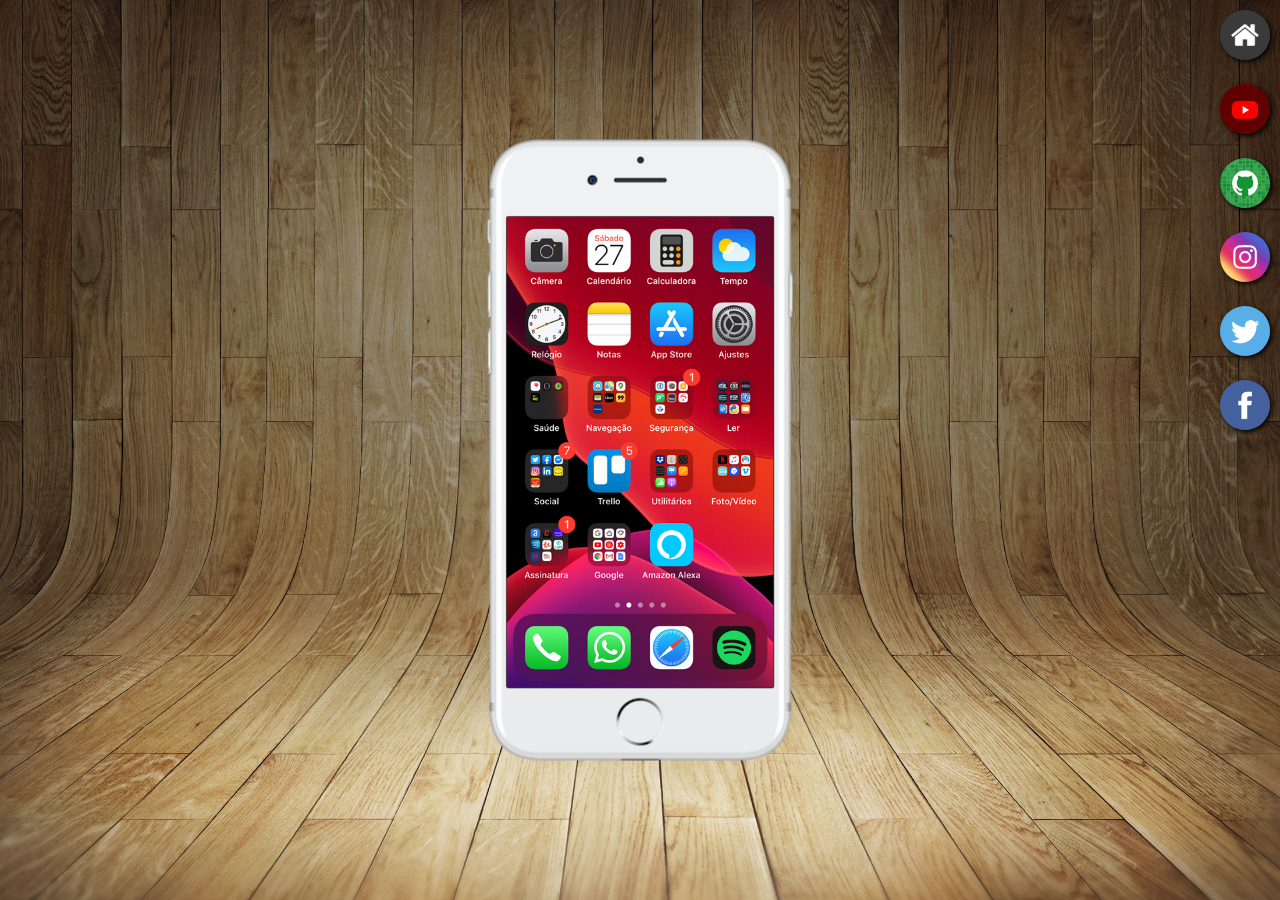
<file: index.html>
<!DOCTYPE html>
<html lang="pt-br">
<head>
        <meta charset="UTF-8">
        <meta name="viewport" content="width=device-width, initial-scale=1.0">
        <title>Projeto Redes Sociais</title>
        <link rel="stylesheet" href="estilos/style.css">
</head>
<body>
        <main>
                <section id="telefone">
                        <iframe src="home.html" name="tela" id="tela" frameborder="0"></iframe>
                </section>
                <section id="redes-sociais">
                        <a href="home.html" target="tela"><img src="imagens/logo-home.jpg" alt=""></a><br>
                        <a href="youtube.html" target="tela"><img src="imagens/logo-youtube.jpg" alt=""></a><br>
                        <a href="github.html" target="tela"><img src="imagens/logo-github.jpg" alt=""></a><br>
                        <a href="instagram.html" target="tela"><img src="imagens/logo-instagram.jpg" alt=""></a><br>
                        <a href="twitter.html" target="tela"><img src="imagens/logo-twitter.jpg" alt=""></a><br>
                        <a href="facebook.html" target="tela"><img src="imagens/logo-facebook.jpg" alt=""></a><br>
                </section>
        </main>
        
</body>
</html>
</file>
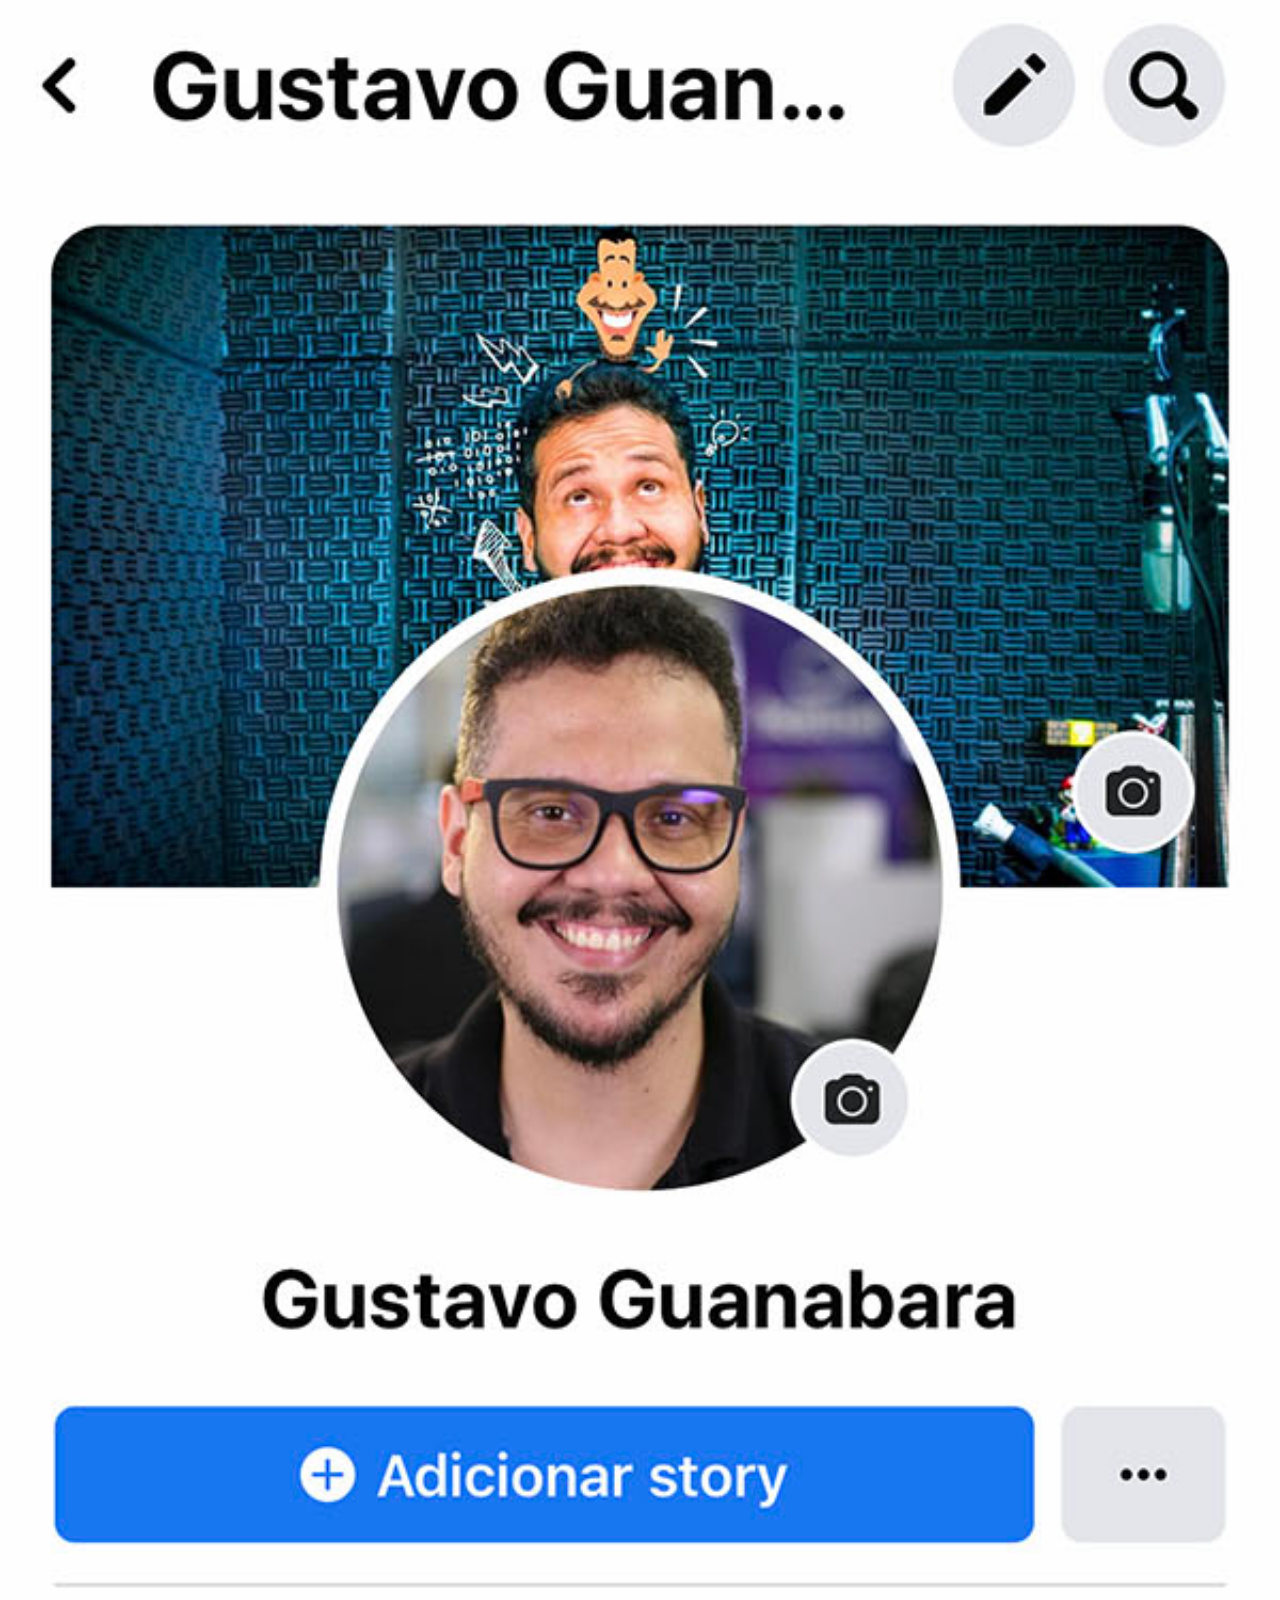
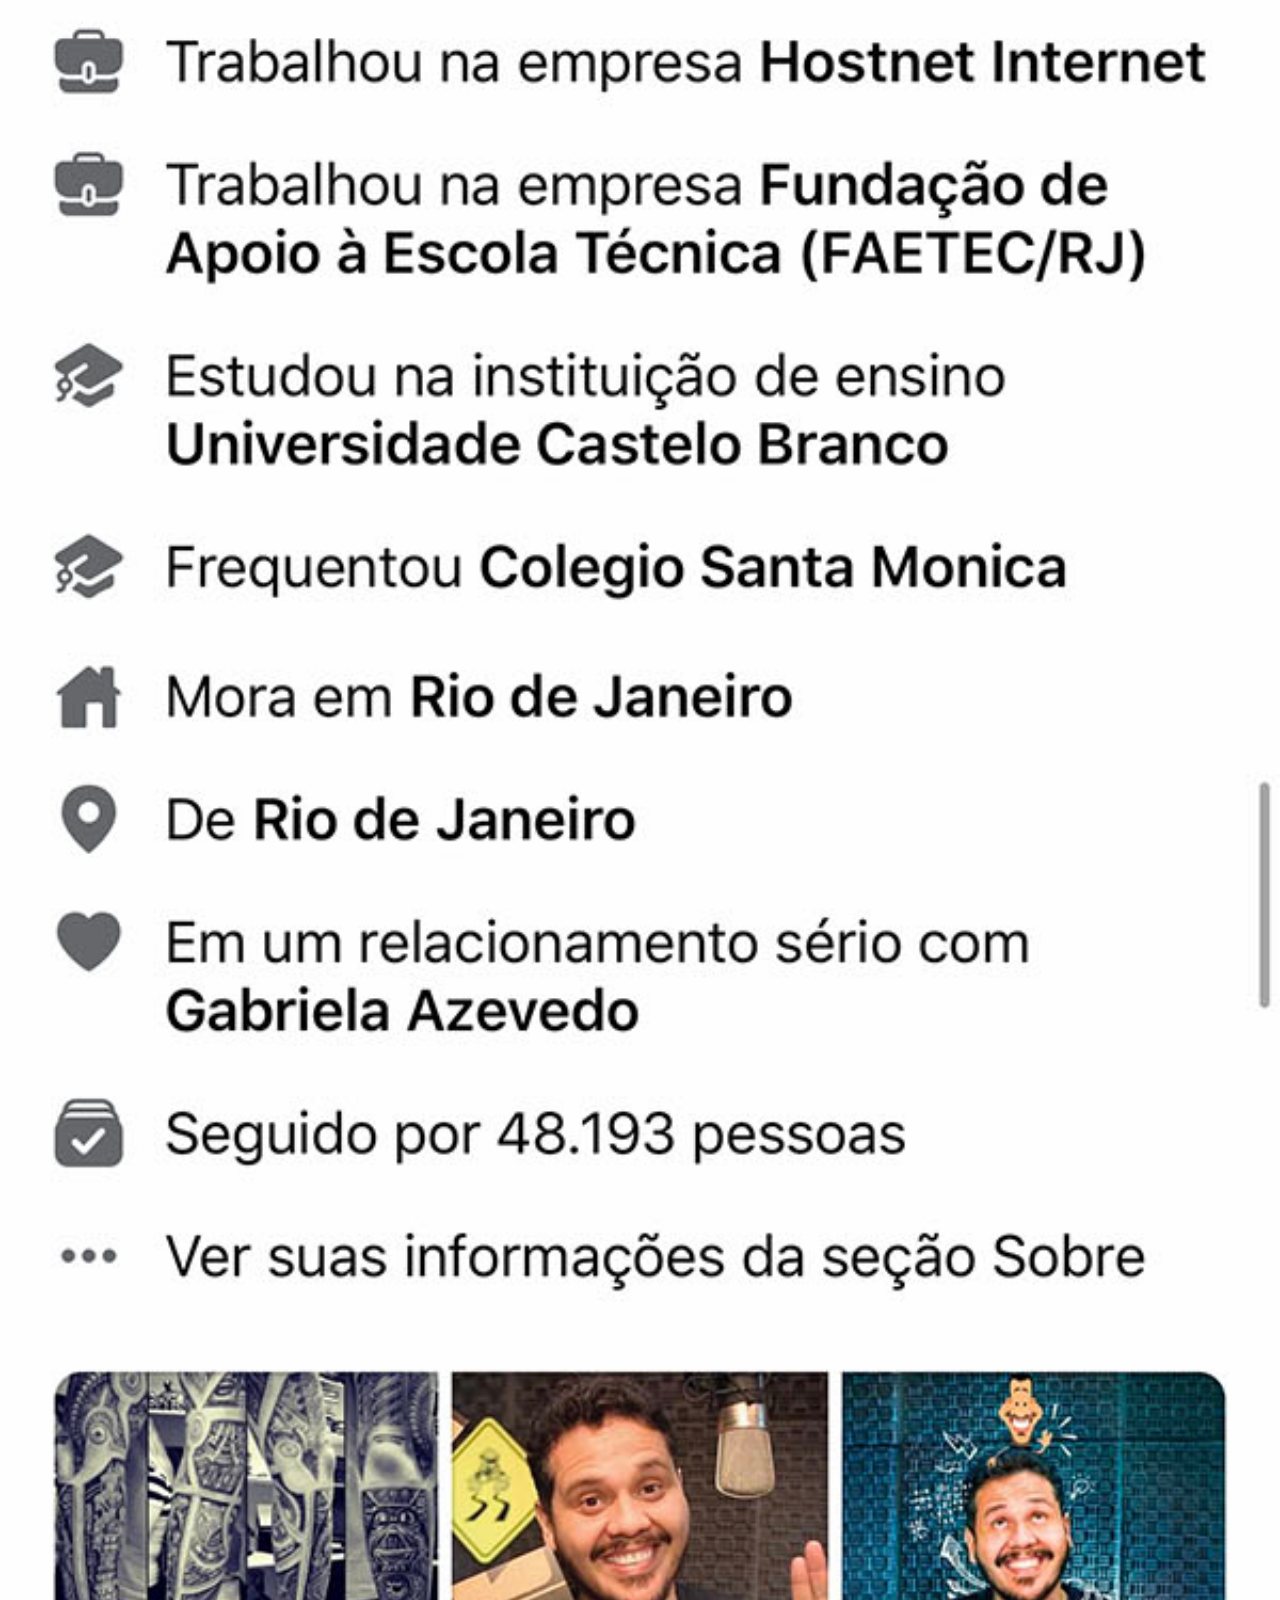
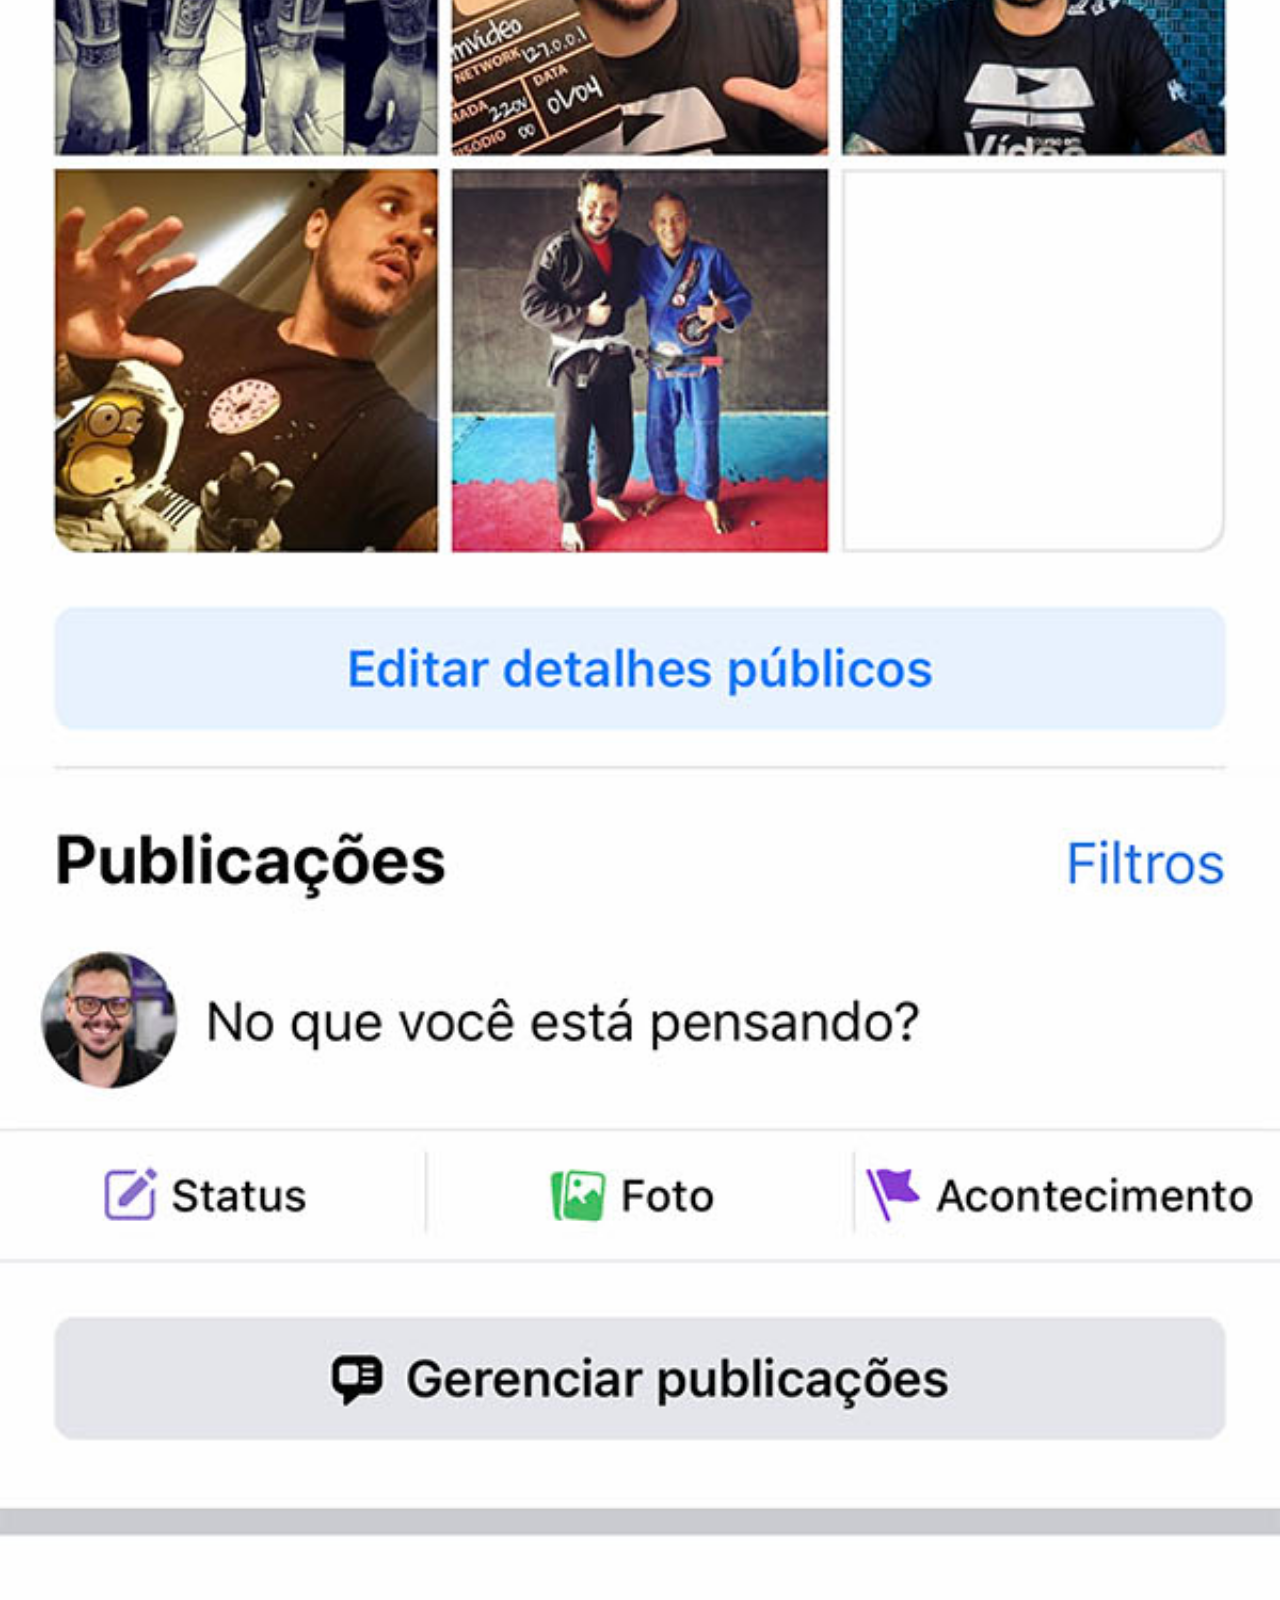
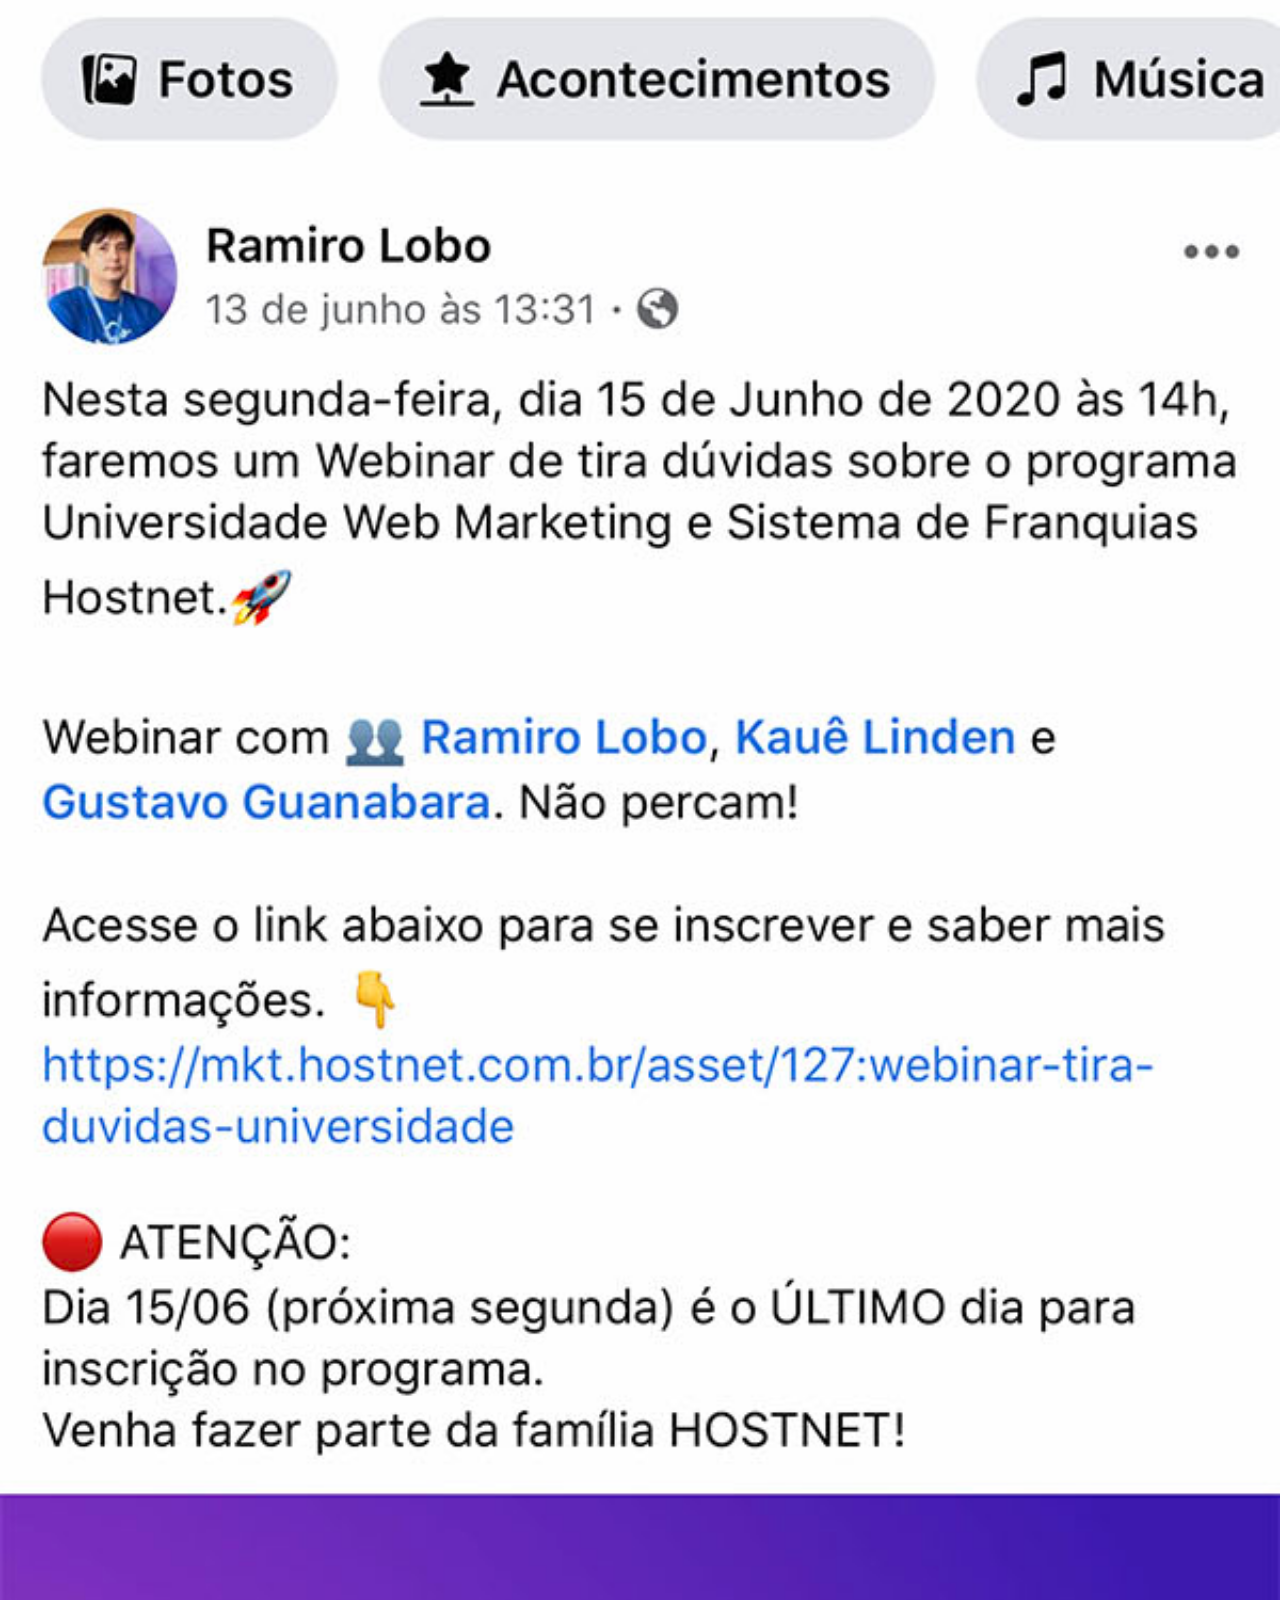
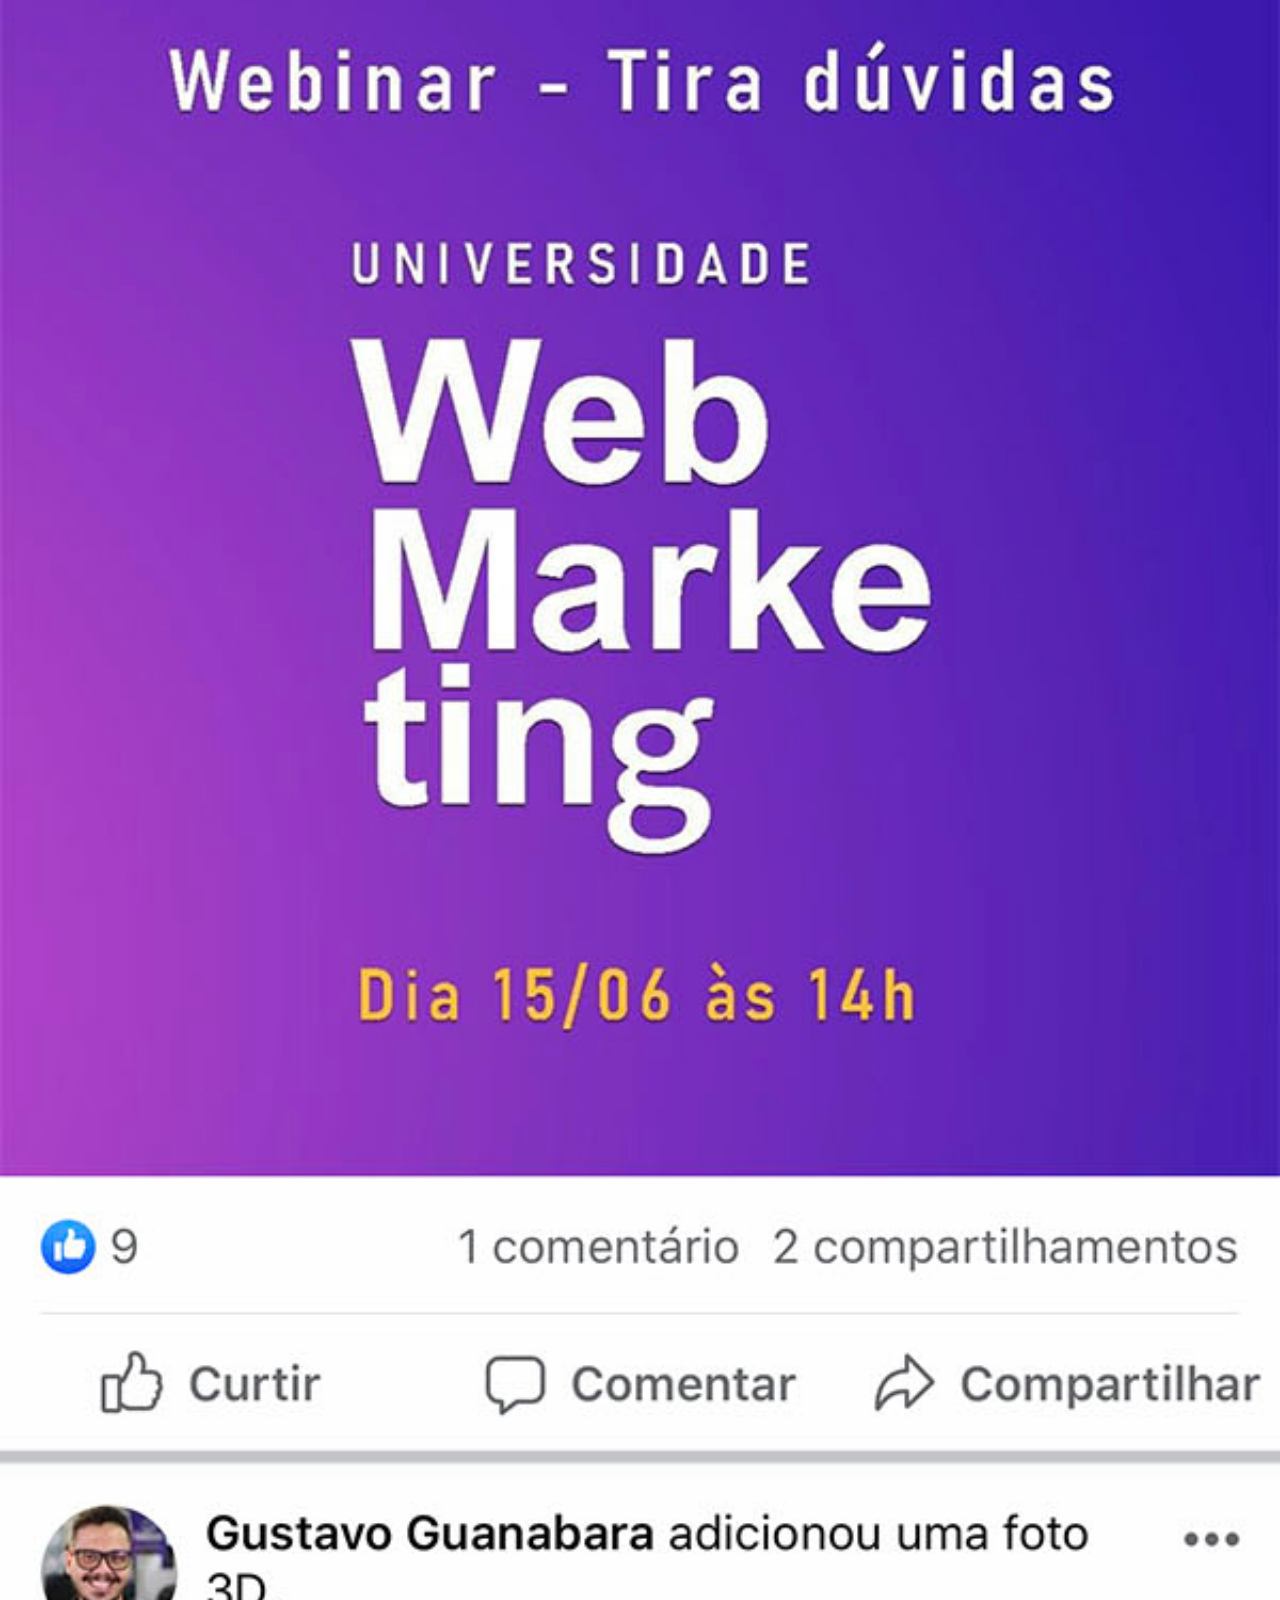
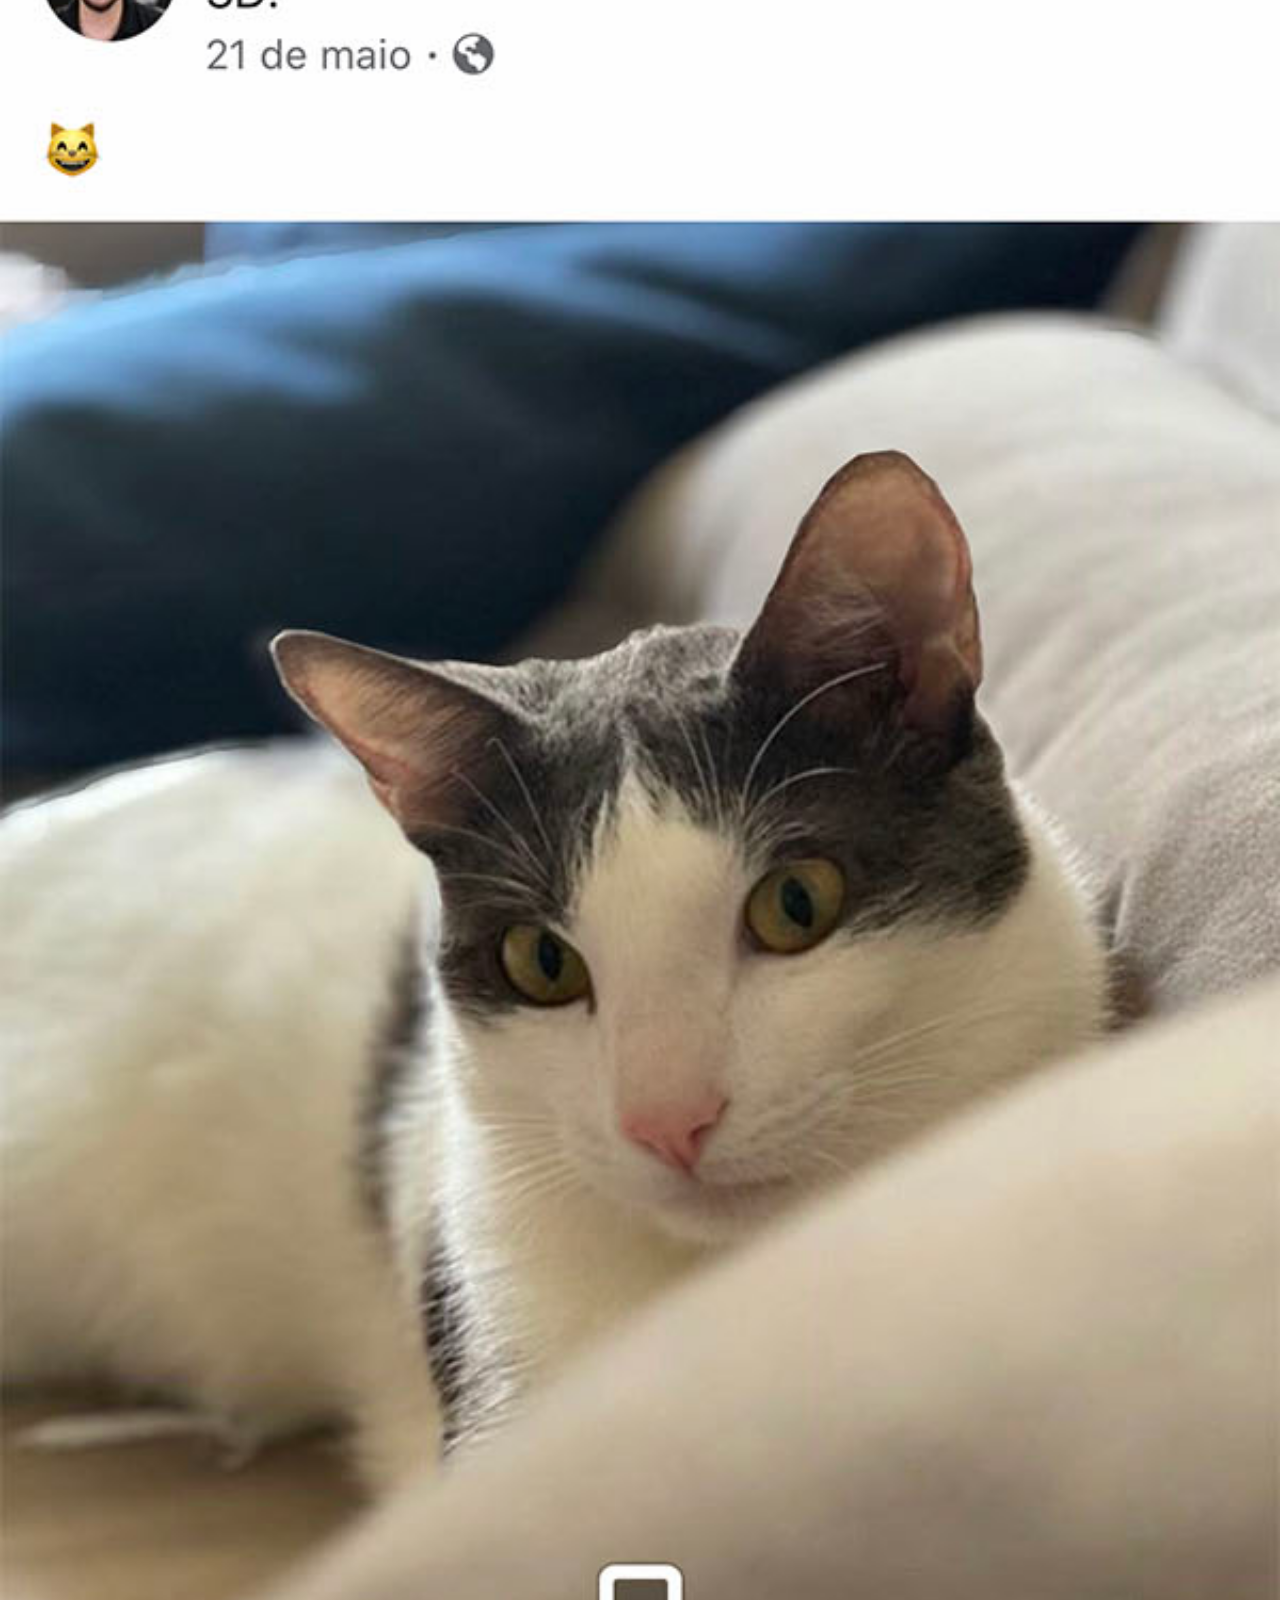
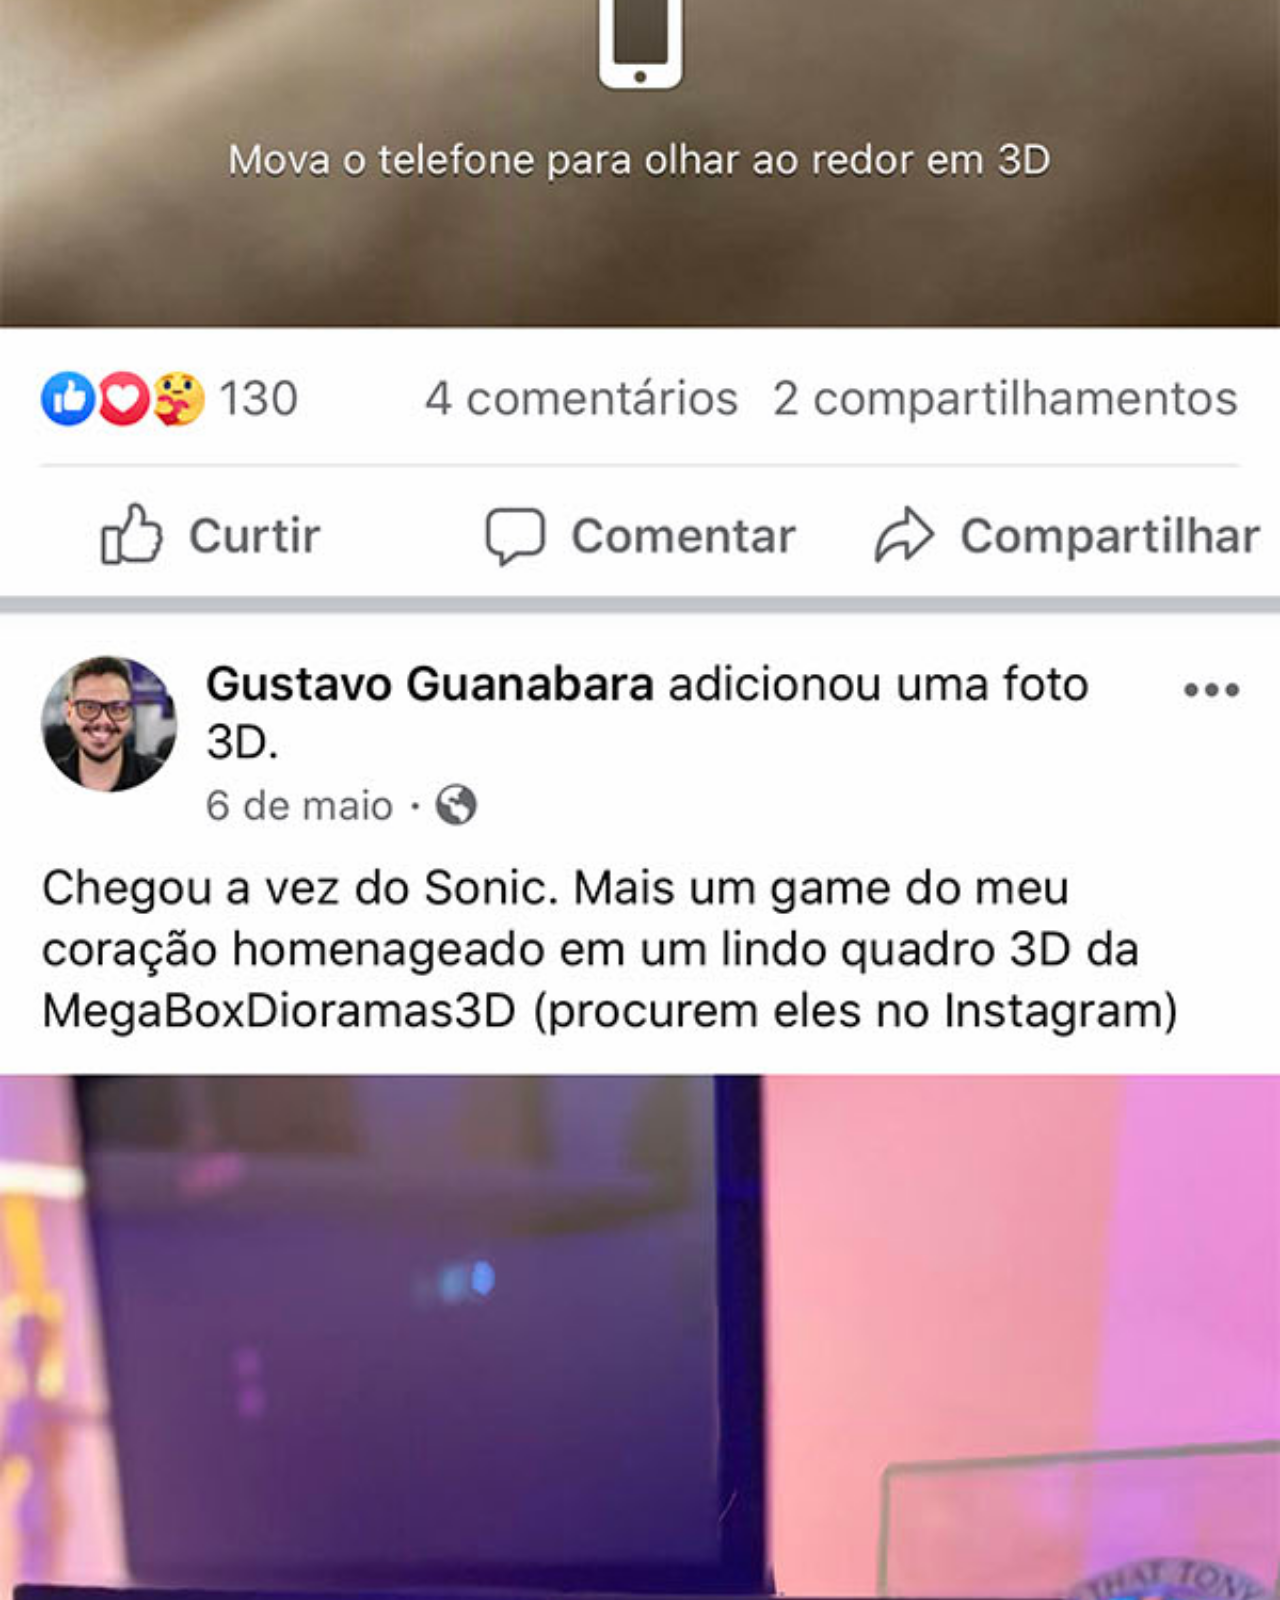
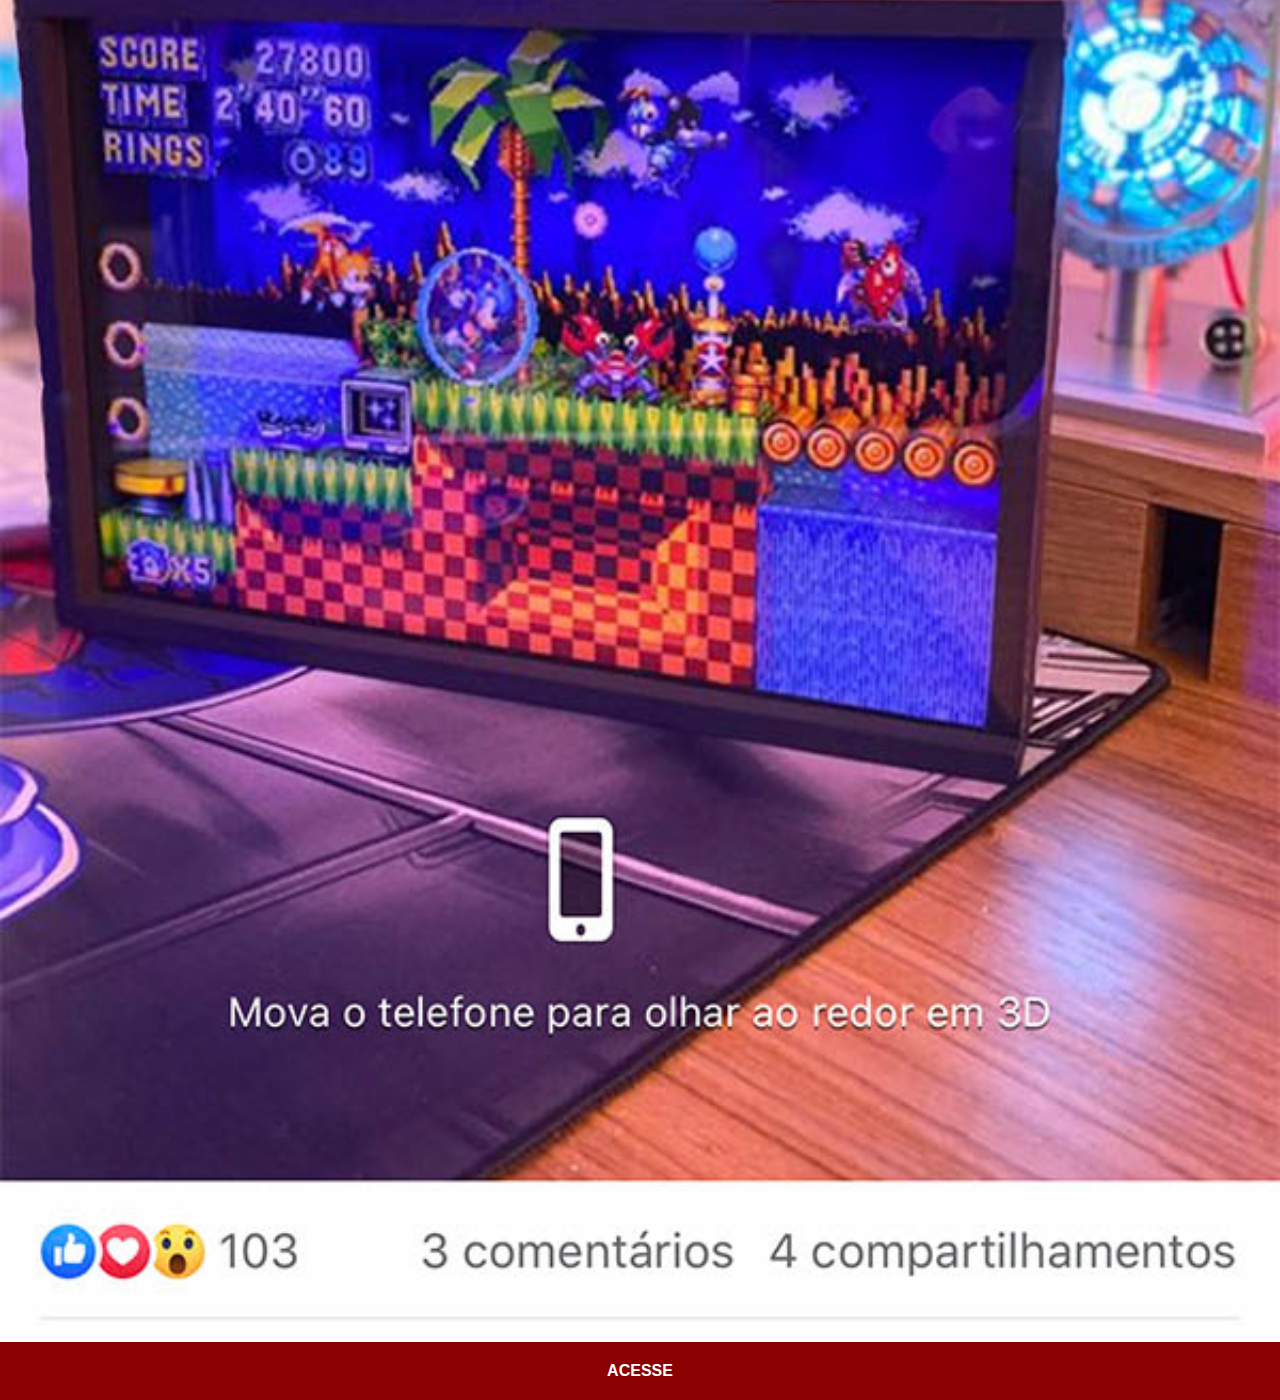
<file: facebook.html>
<!DOCTYPE html>
<html lang="pt-br">
<head>
        <meta charset="UTF-8">
        <meta name="viewport" content="width=device-width, initial-scale=1.0">
        <title>facebook</title>
        <link rel="stylesheet" href="estilos/social.css">
</head>
<body>
        <img src="imagens/tela-facebook.jpg" alt="Facebook">
        <a href="https://www.facebook.com/" target="_blank">ACESSE</a>
</body>
</html>
</file>
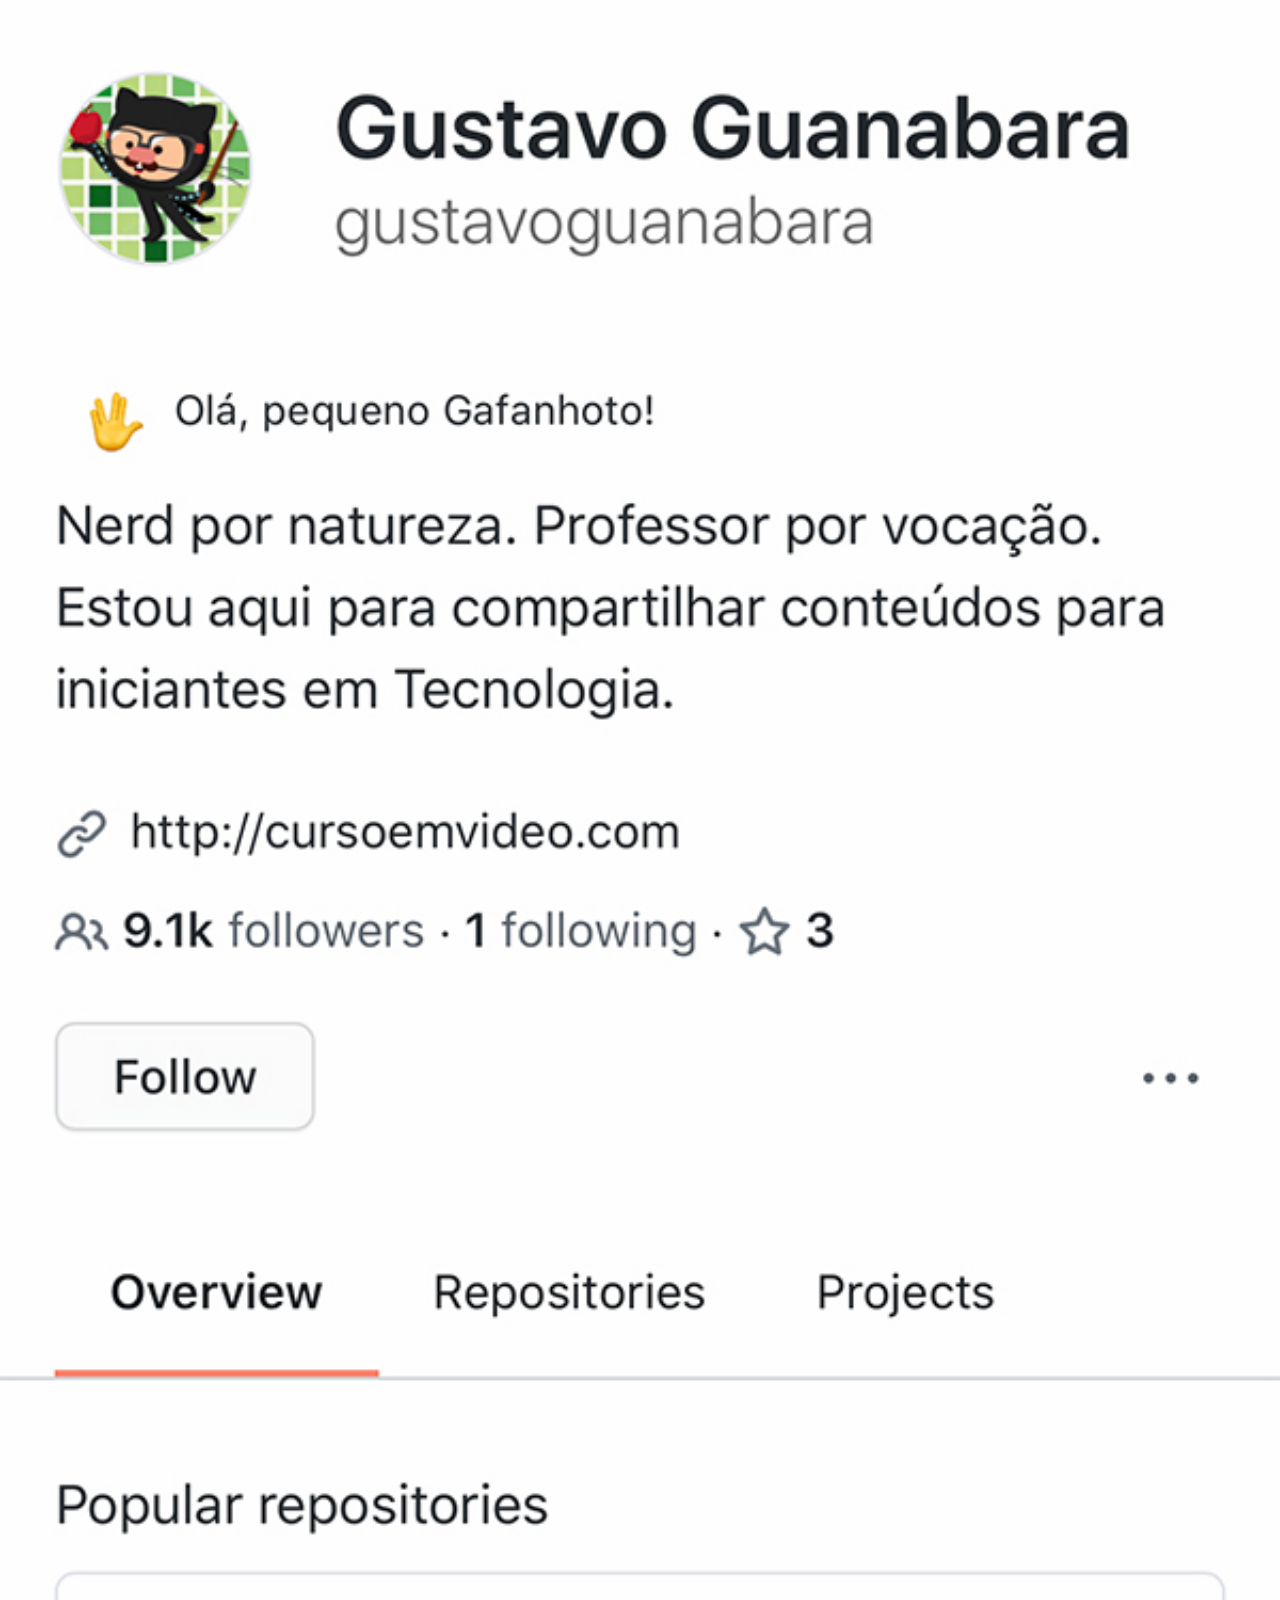
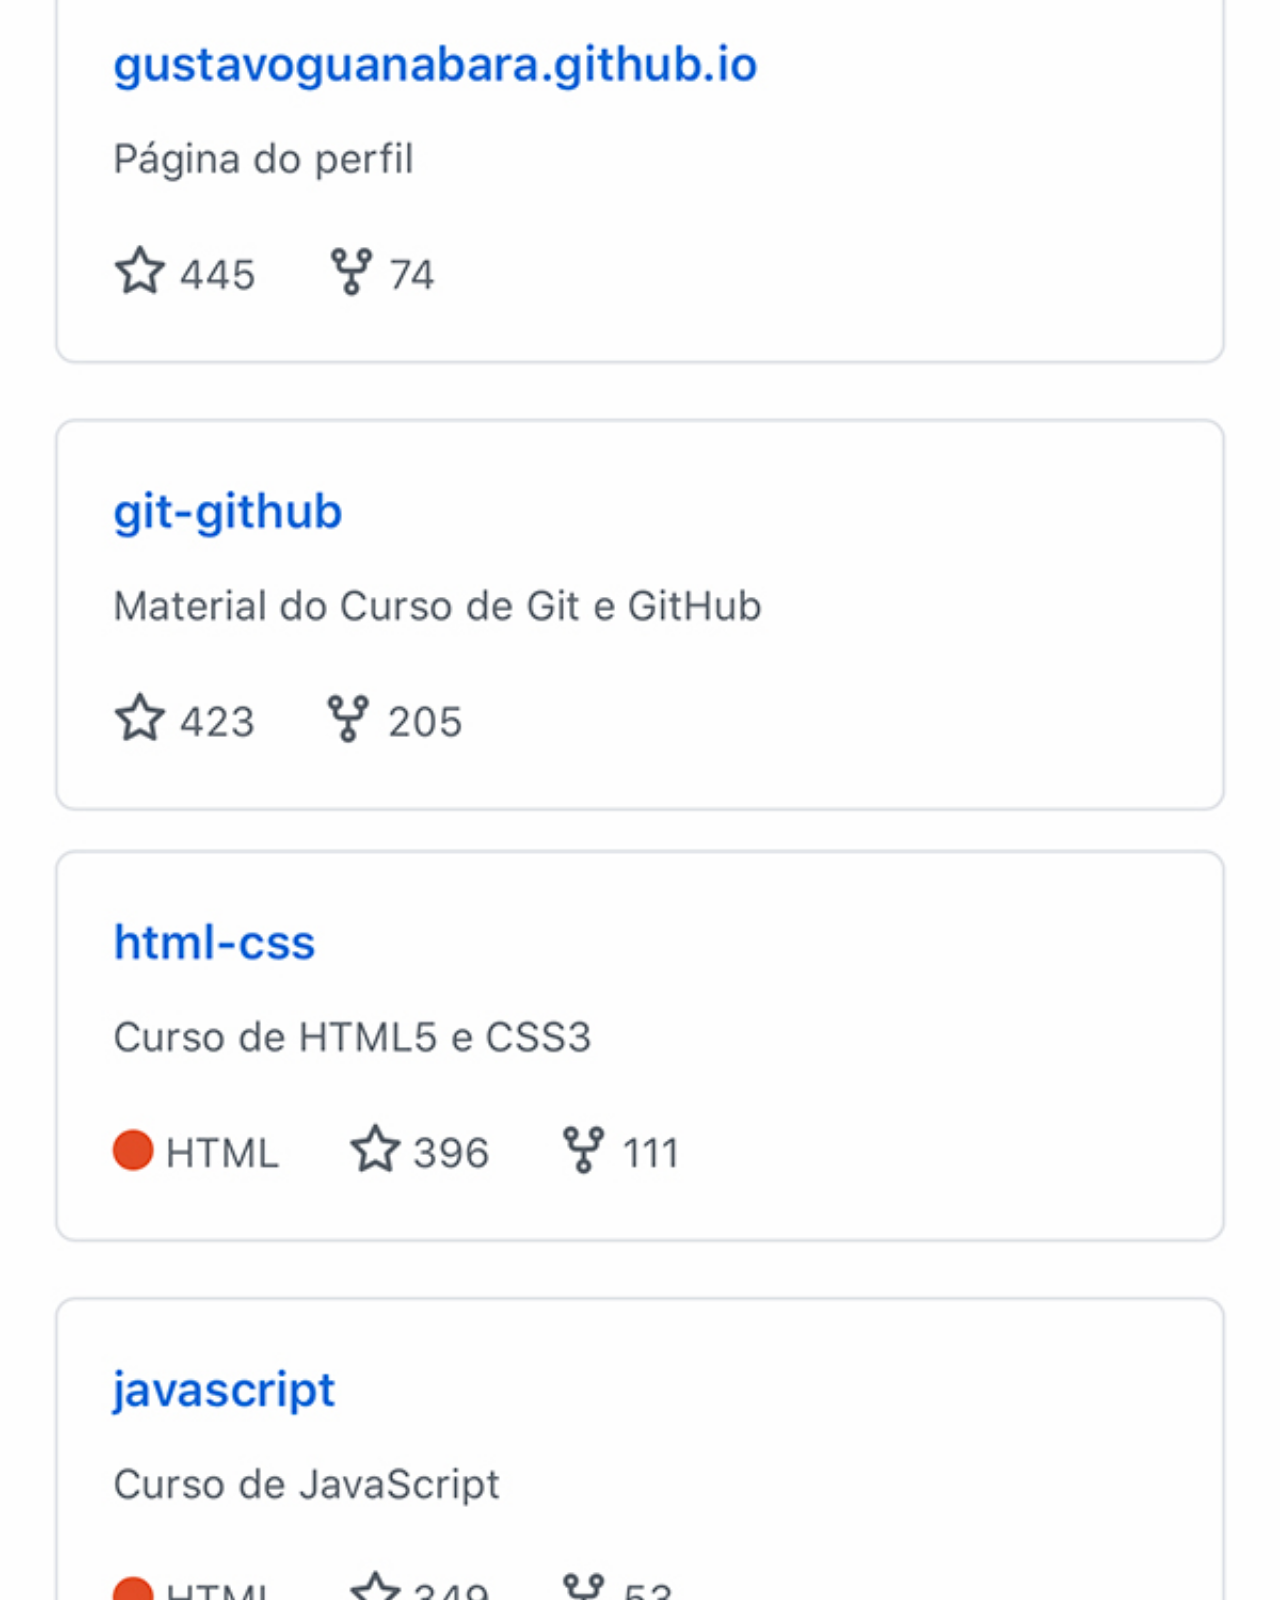
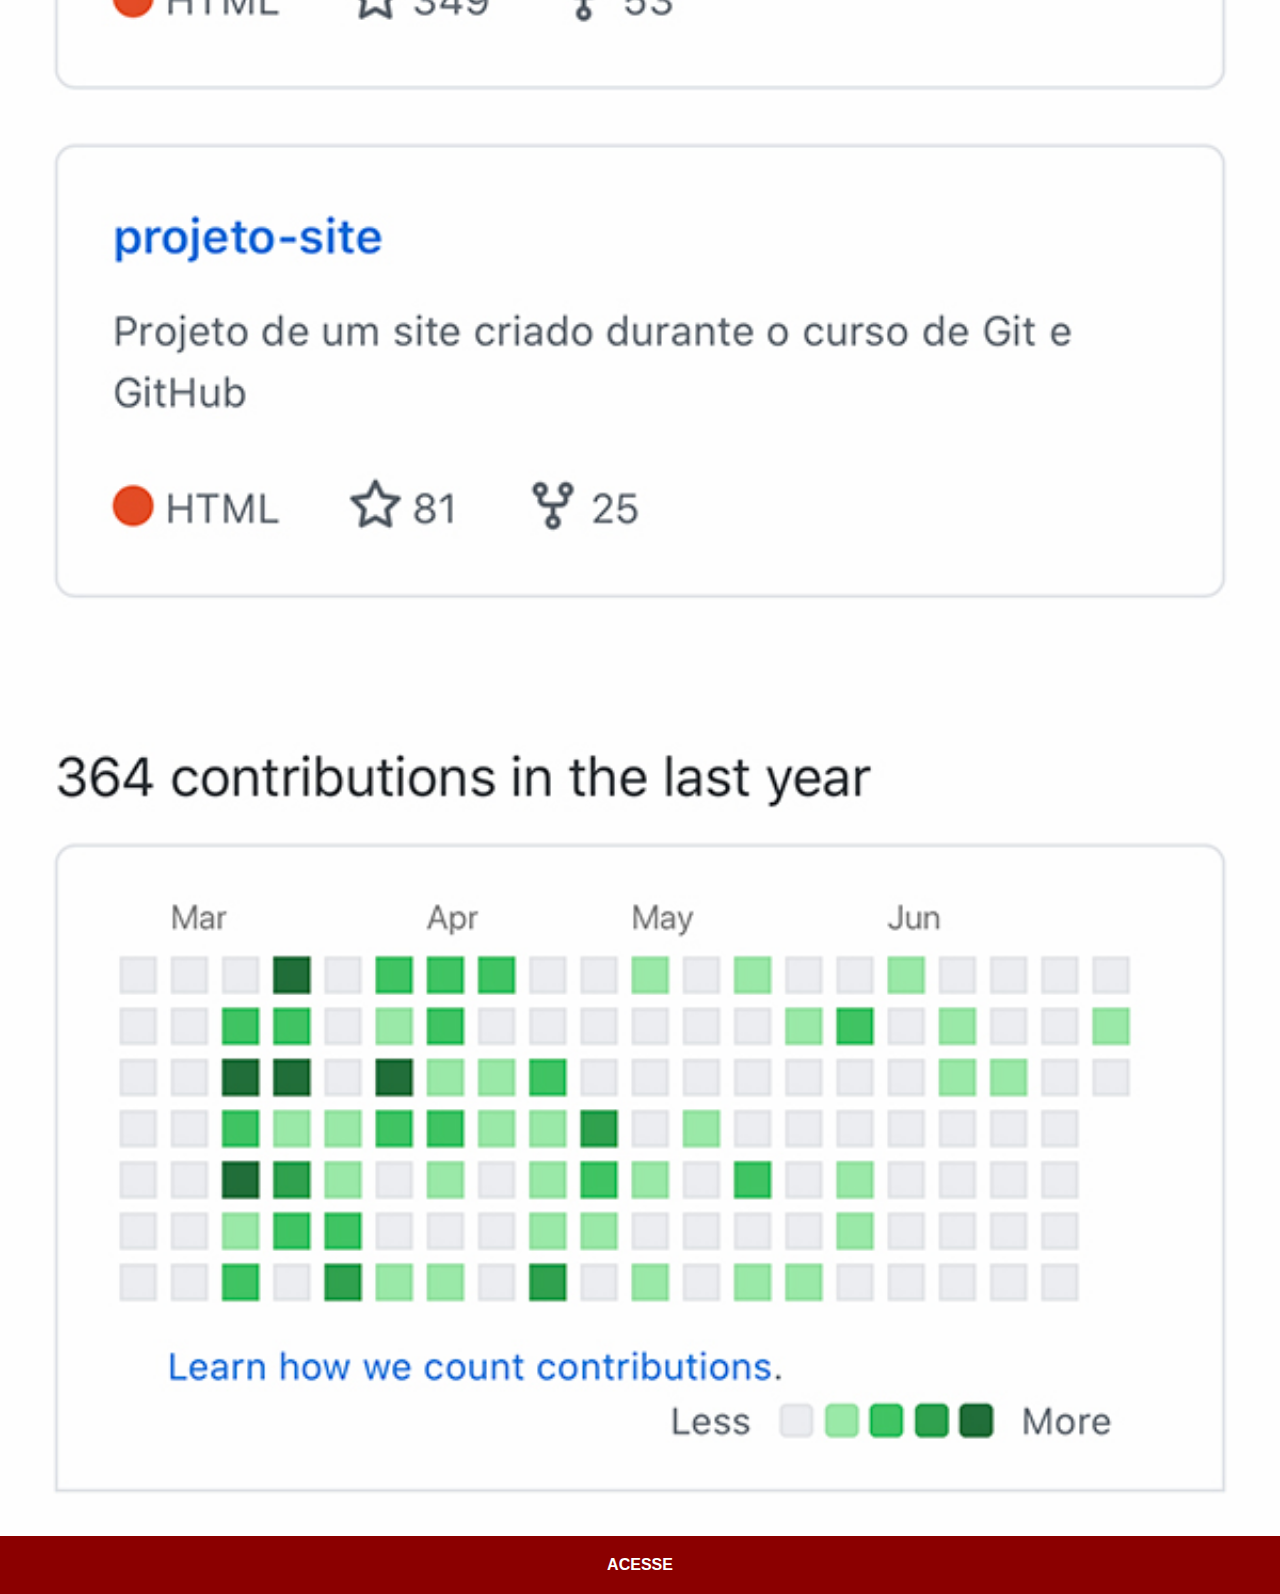
<file: github.html>
<!DOCTYPE html>
<html lang="pt-br">
<head>
        <meta charset="UTF-8">
        <meta name="viewport" content="width=device-width, initial-scale=1.0">
        <title>GitHub</title>
        <link rel="stylesheet" href="estilos/social.css">

</head>
<body>
        <img src="imagens/tela-github.jpg" alt="GitHub">
        <a href="https://github.com/gustavoguanabara/" target="_blank">ACESSE</a>
</body>
</html>
</file>
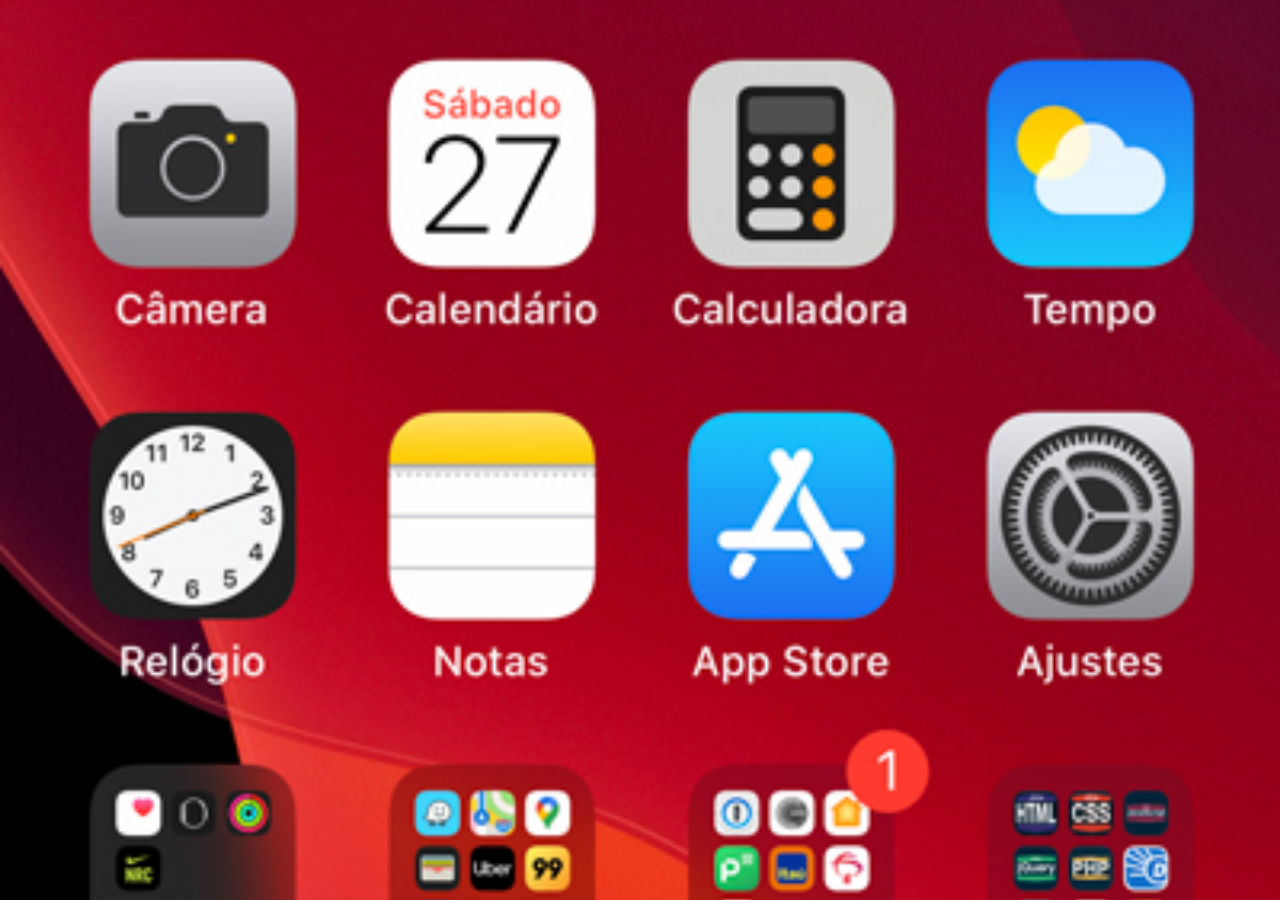
<file: home.html>
<!DOCTYPE html>
<html lang="pt-br">
<head>
        <meta charset="UTF-8">
        <meta name="viewport" content="width=device-width, initial-scale=1.0">
        <title>Document</title>
</head>
        <style>
                * {
                        margin: 0px;
                        padding: 0px;
                }

                body {
                        height: 100vh;
                        width: 100vw;
                        background: black url('imagens/tela-home.jpg') no-repeat top center;
                        background-size: cover;
                }

        </style>
<body>
        
</body>
</html>
</file>
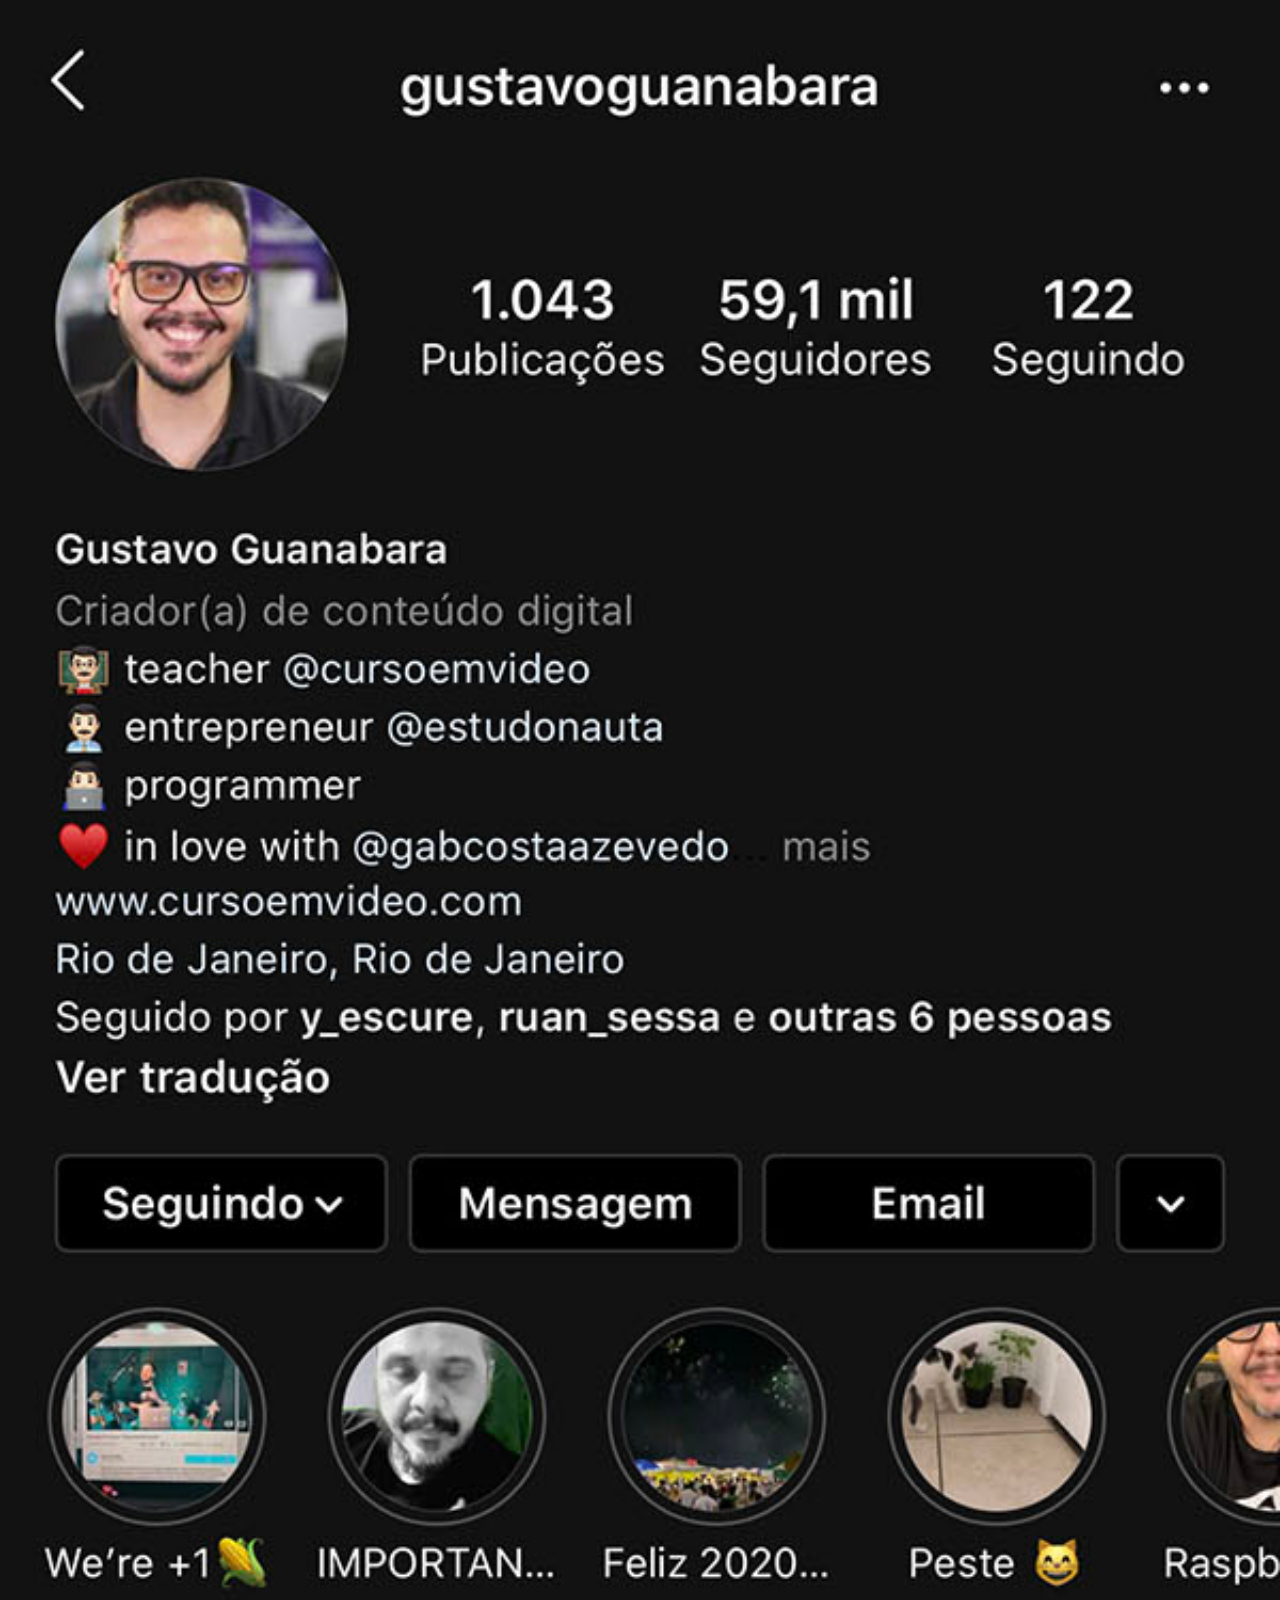
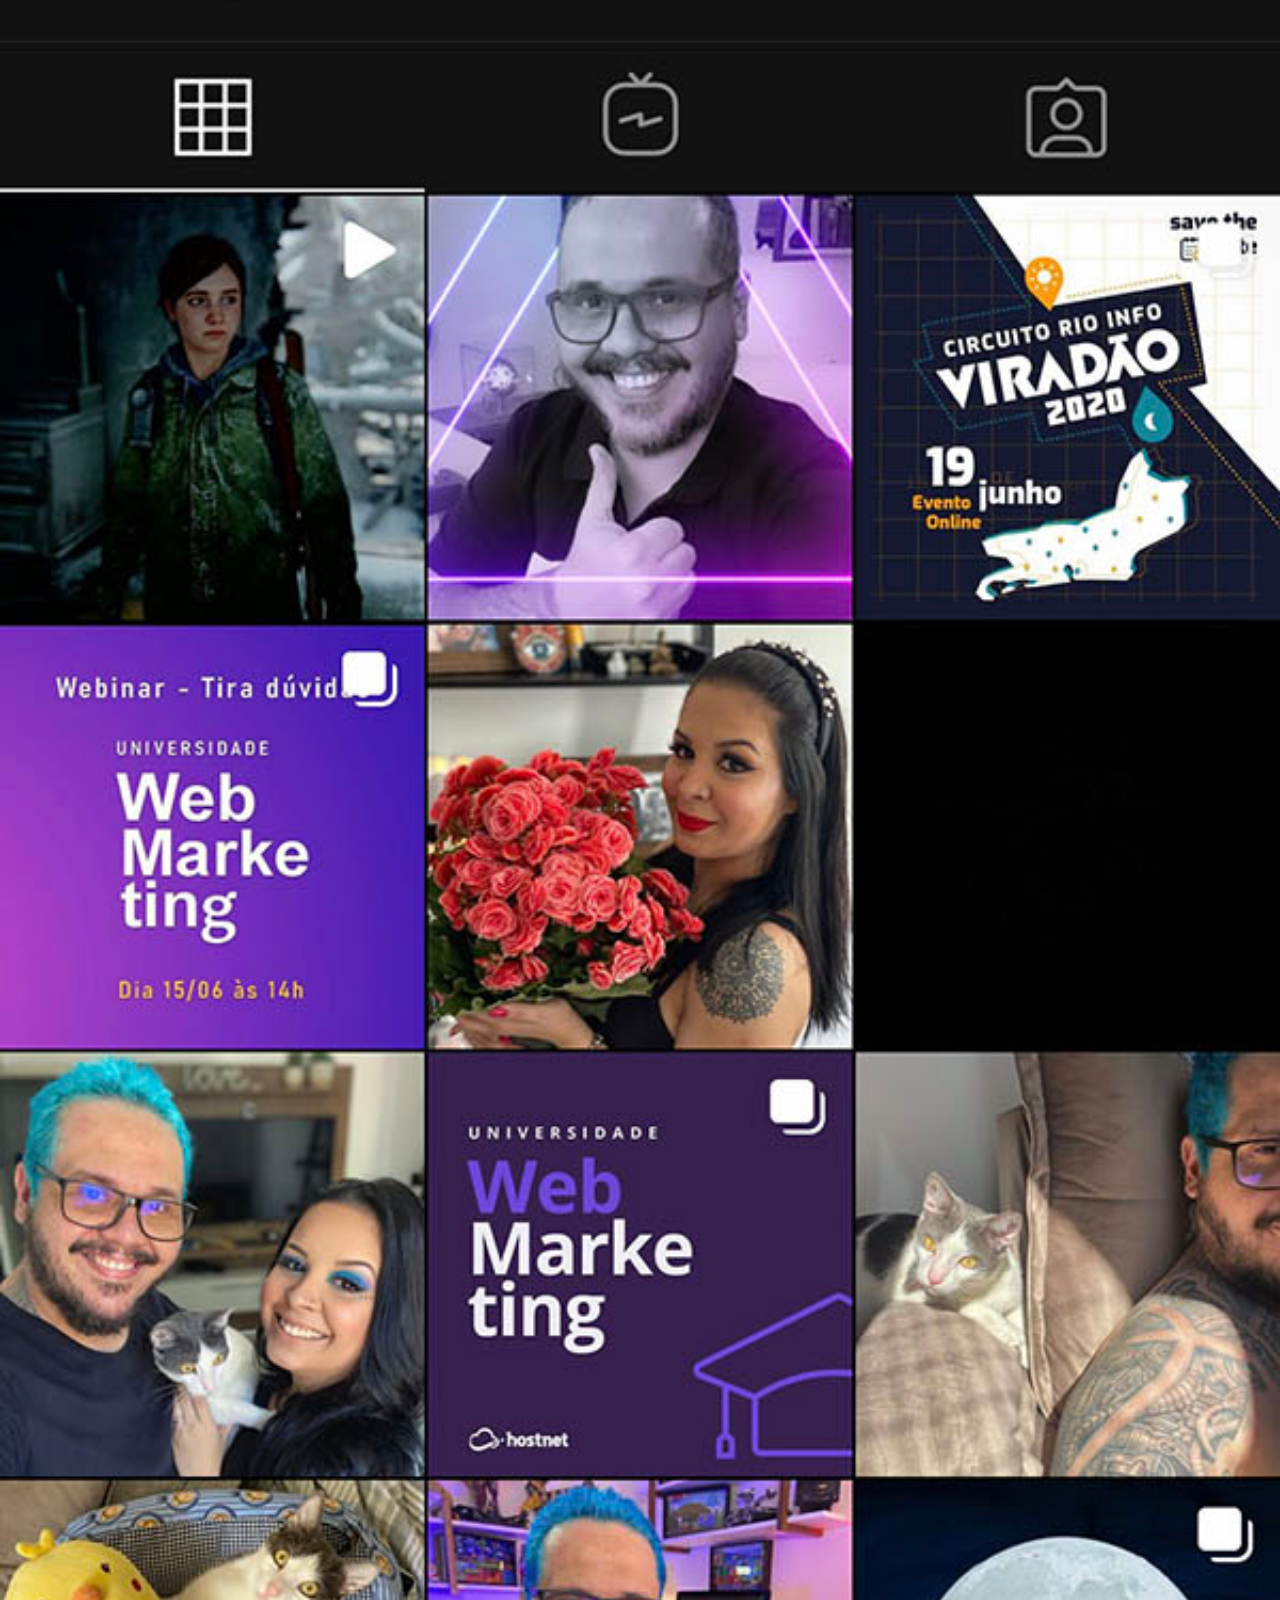
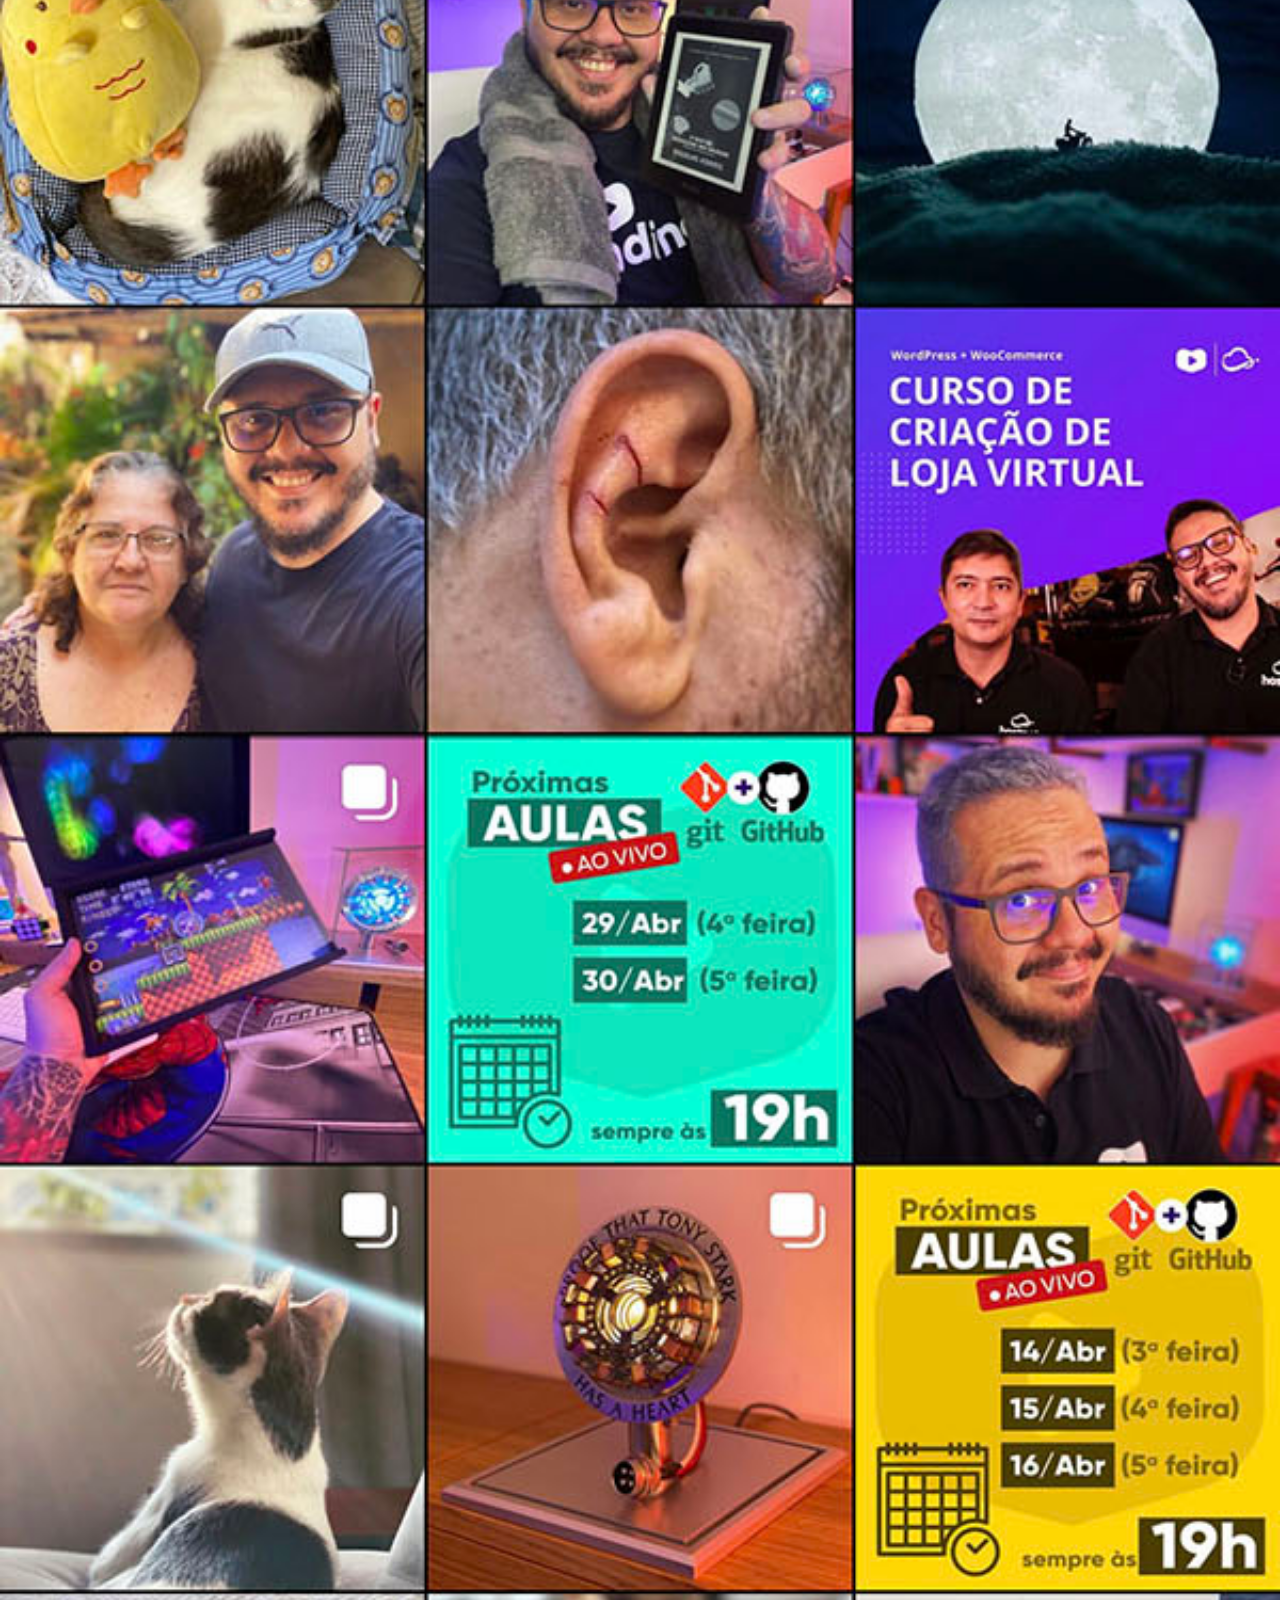
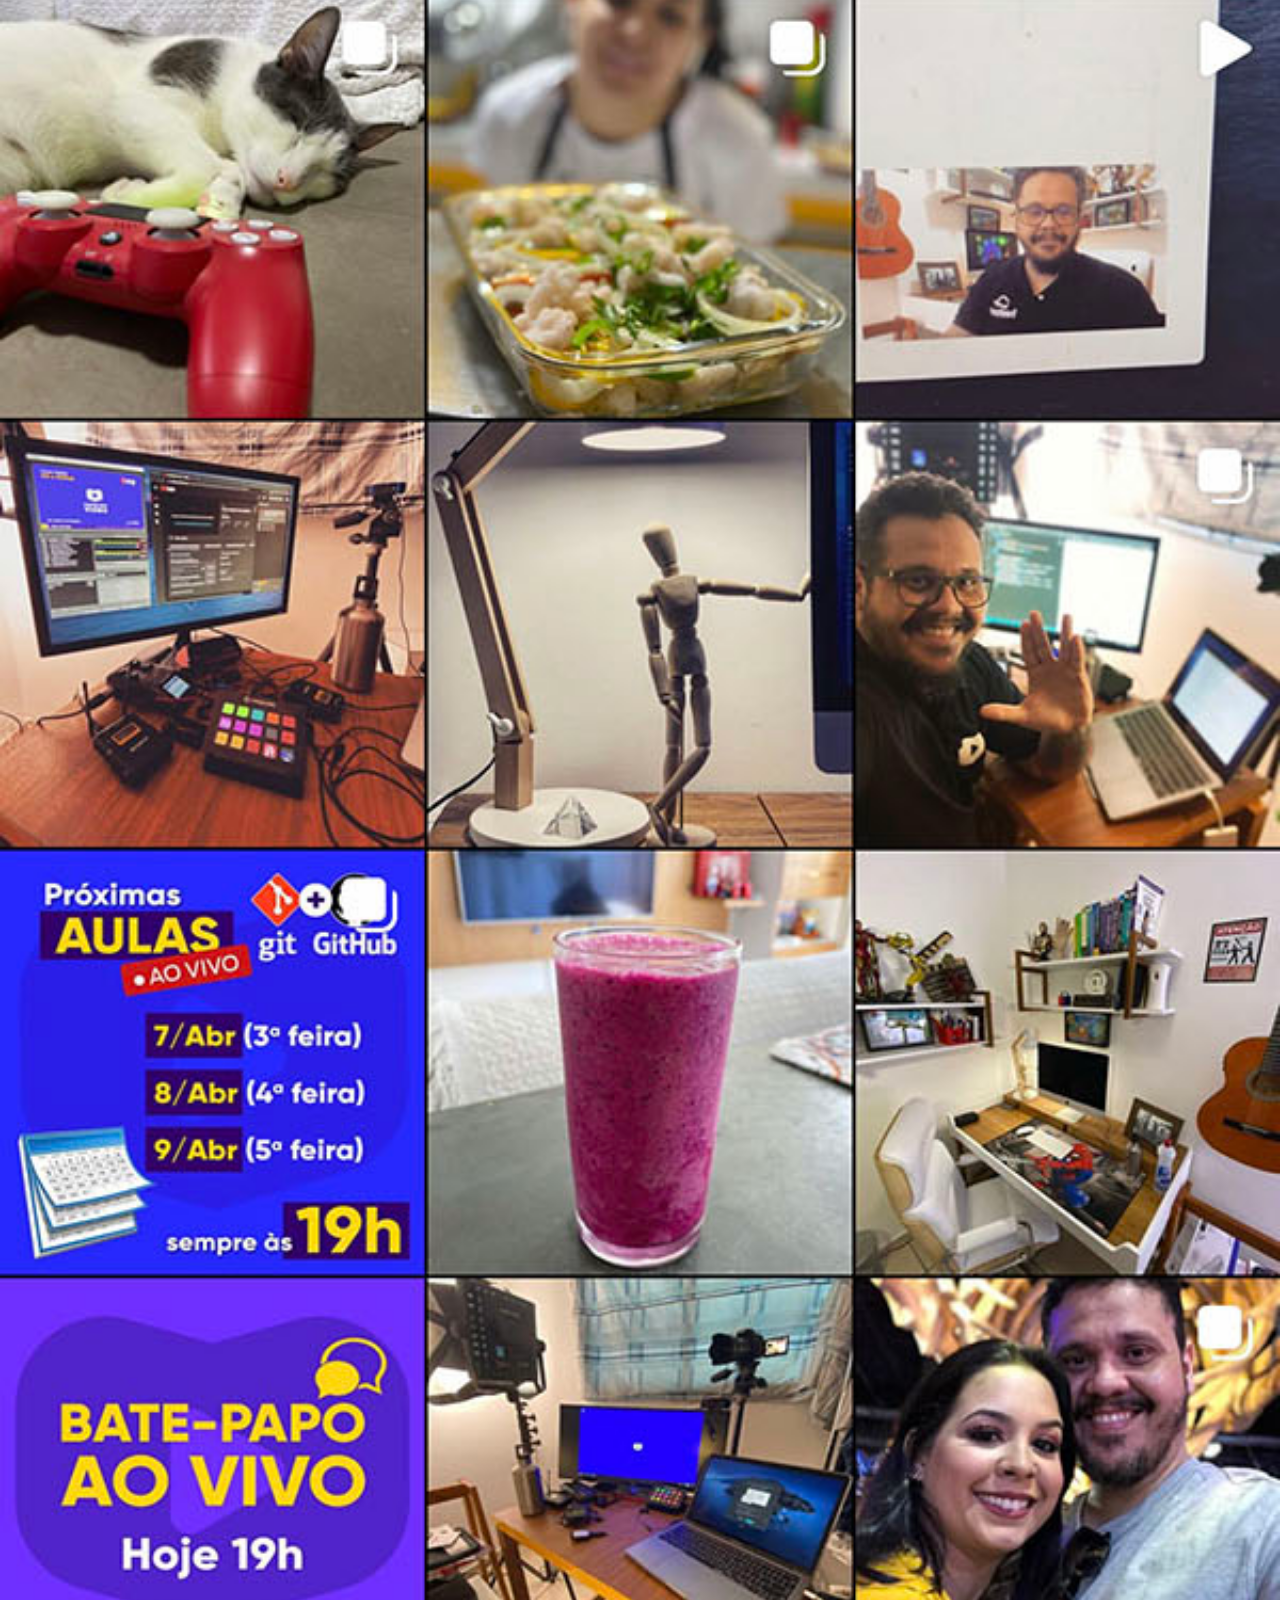
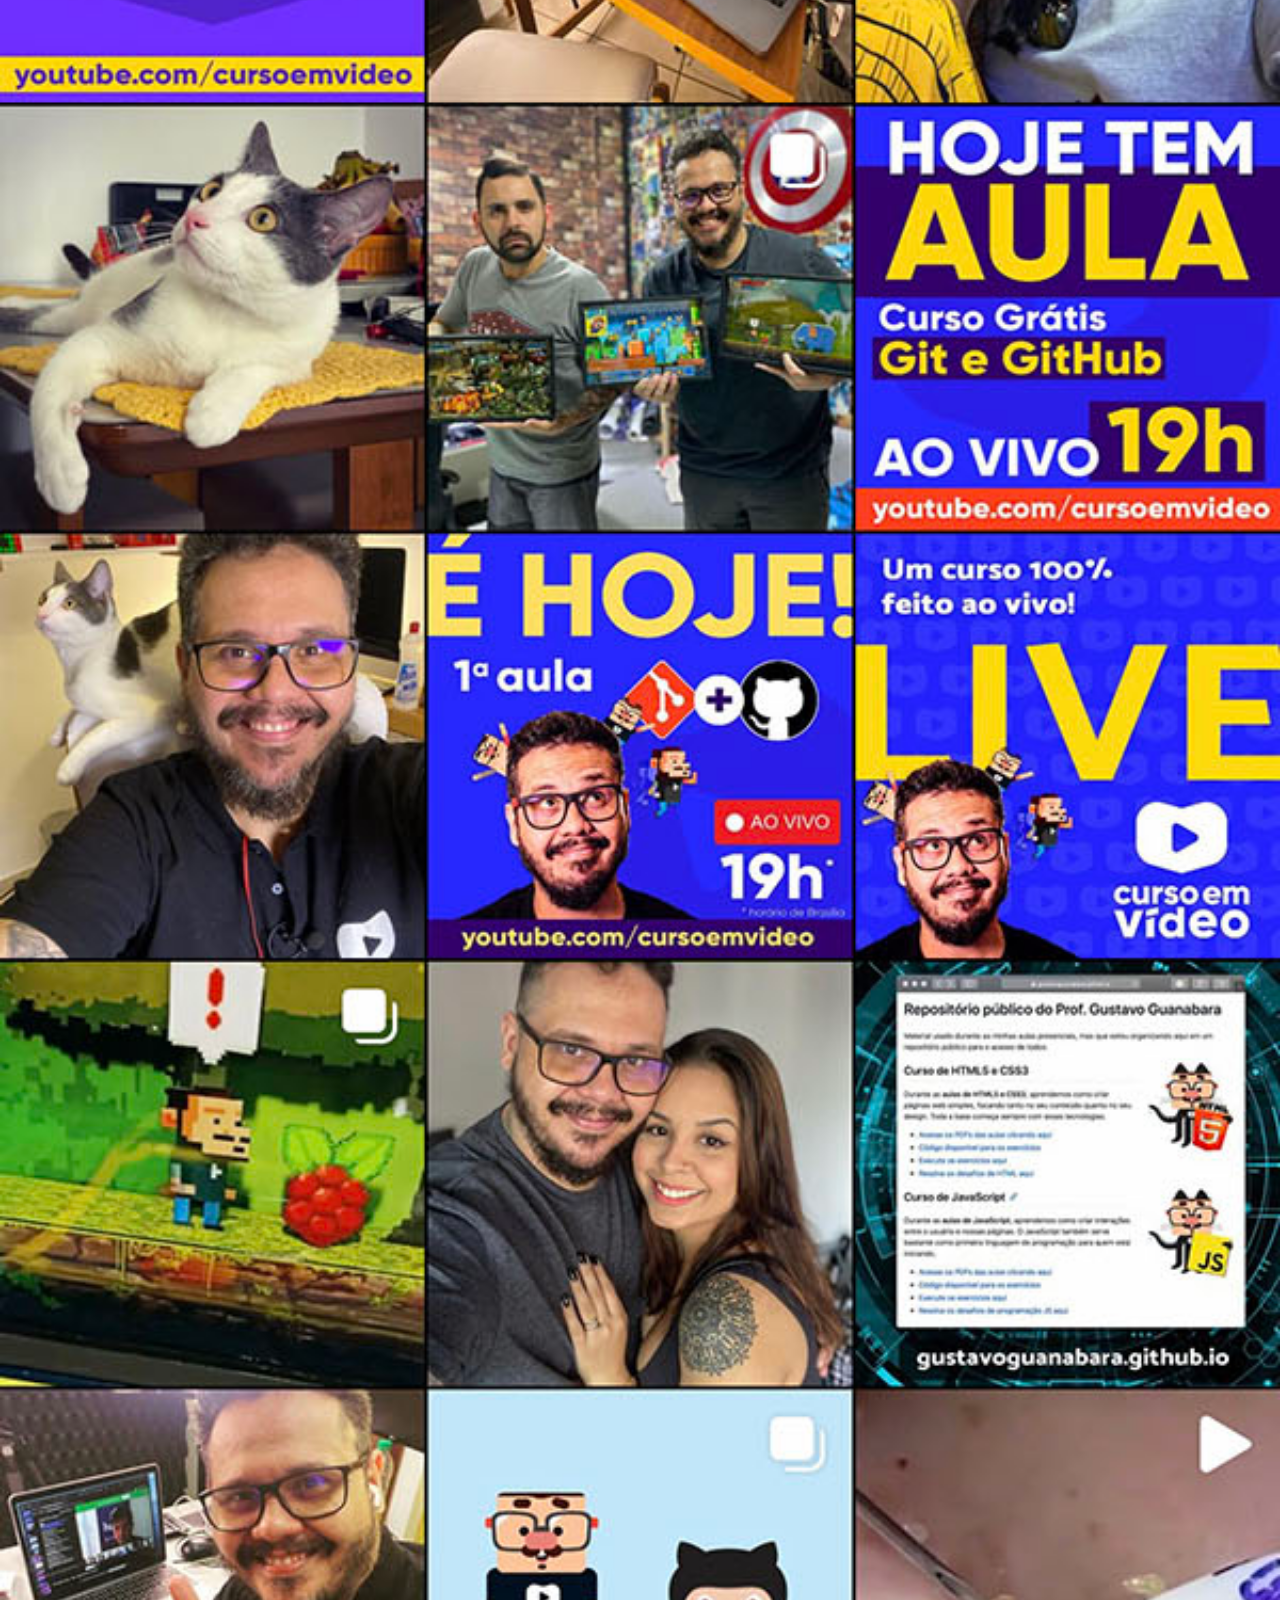
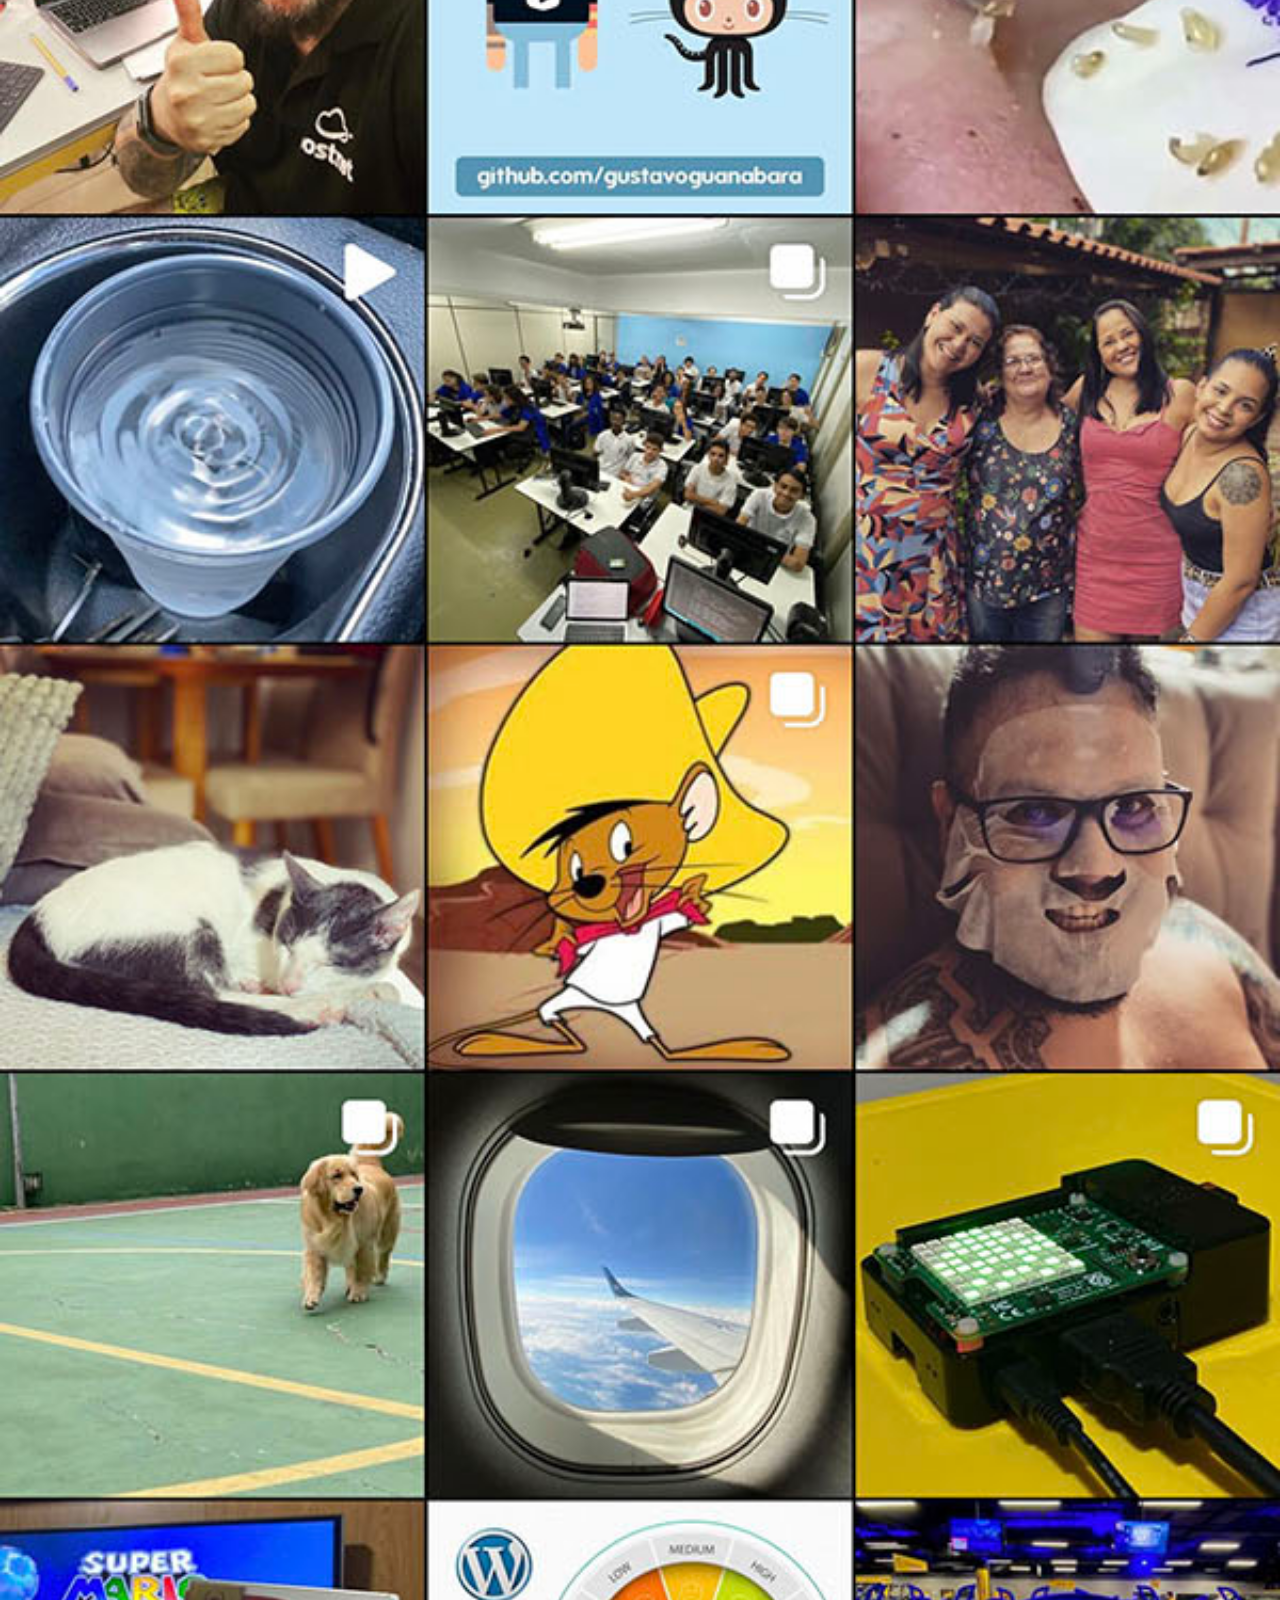
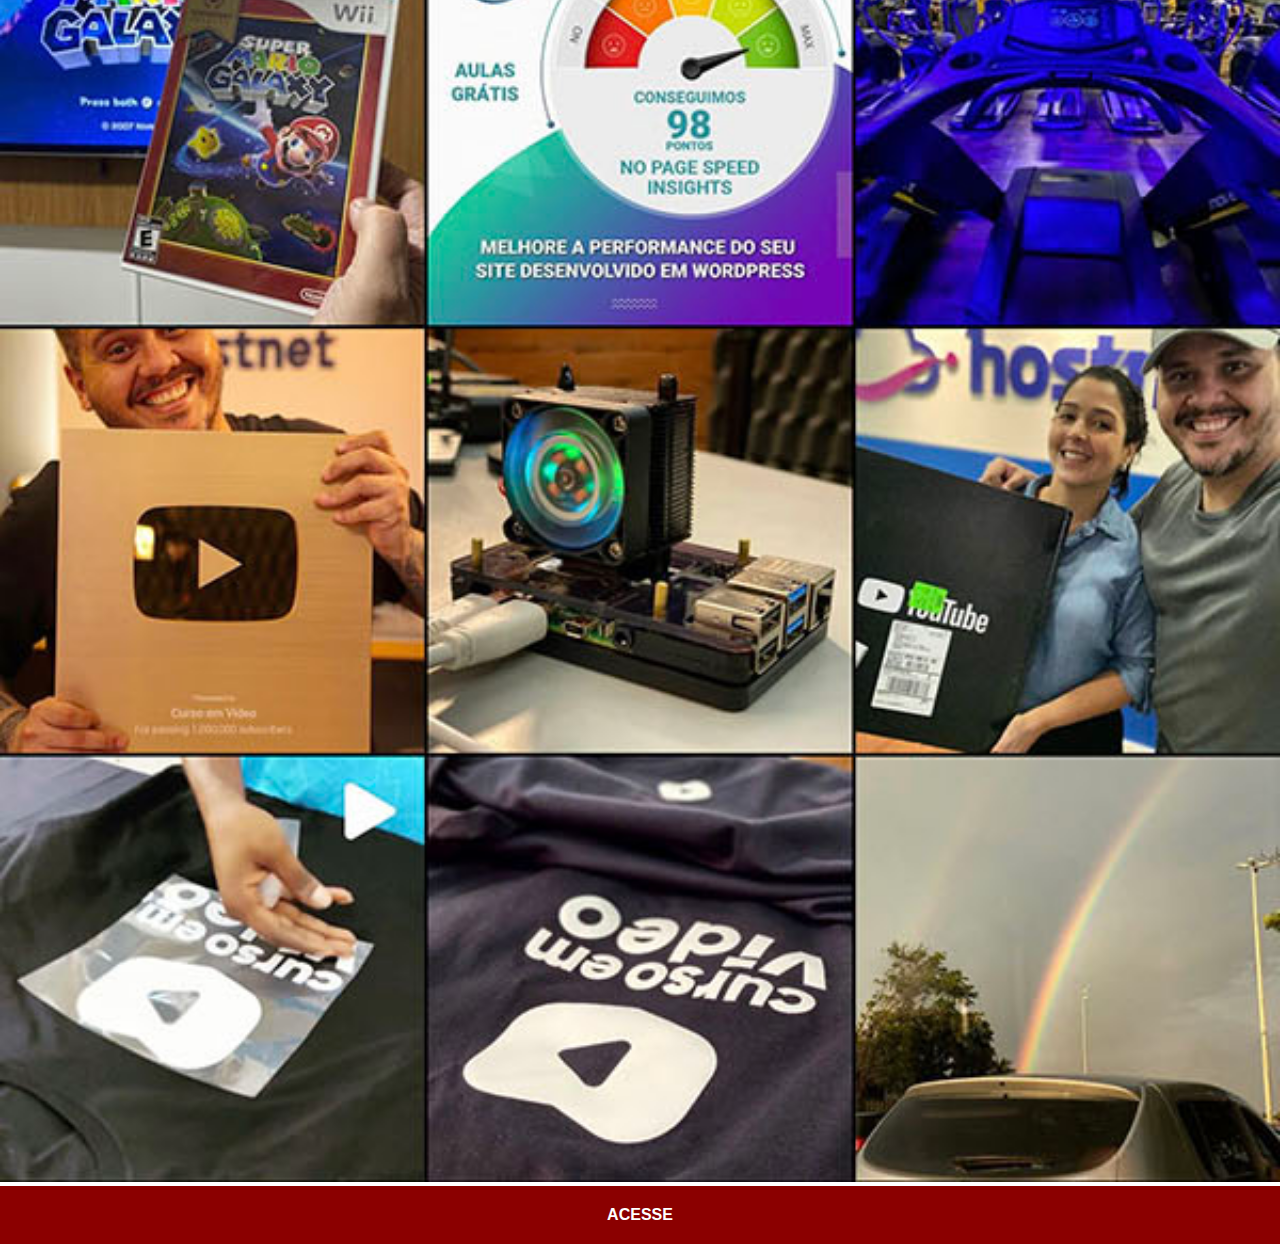
<file: instagram.html>
<!DOCTYPE html>
<html lang="pt-br">
<head>
        <meta charset="UTF-8">
        <meta name="viewport" content="width=device-width, initial-scale=1.0">
        <title>Instagram</title>
        <link rel="stylesheet" href="estilos/social.css">
</head>
<body>
        <img src="imagens/tela-instagram.jpg" alt="Instagram">
        <a href="https://www.instagram.com" target="_blank">ACESSE</a>
</body>
</html>
</file>
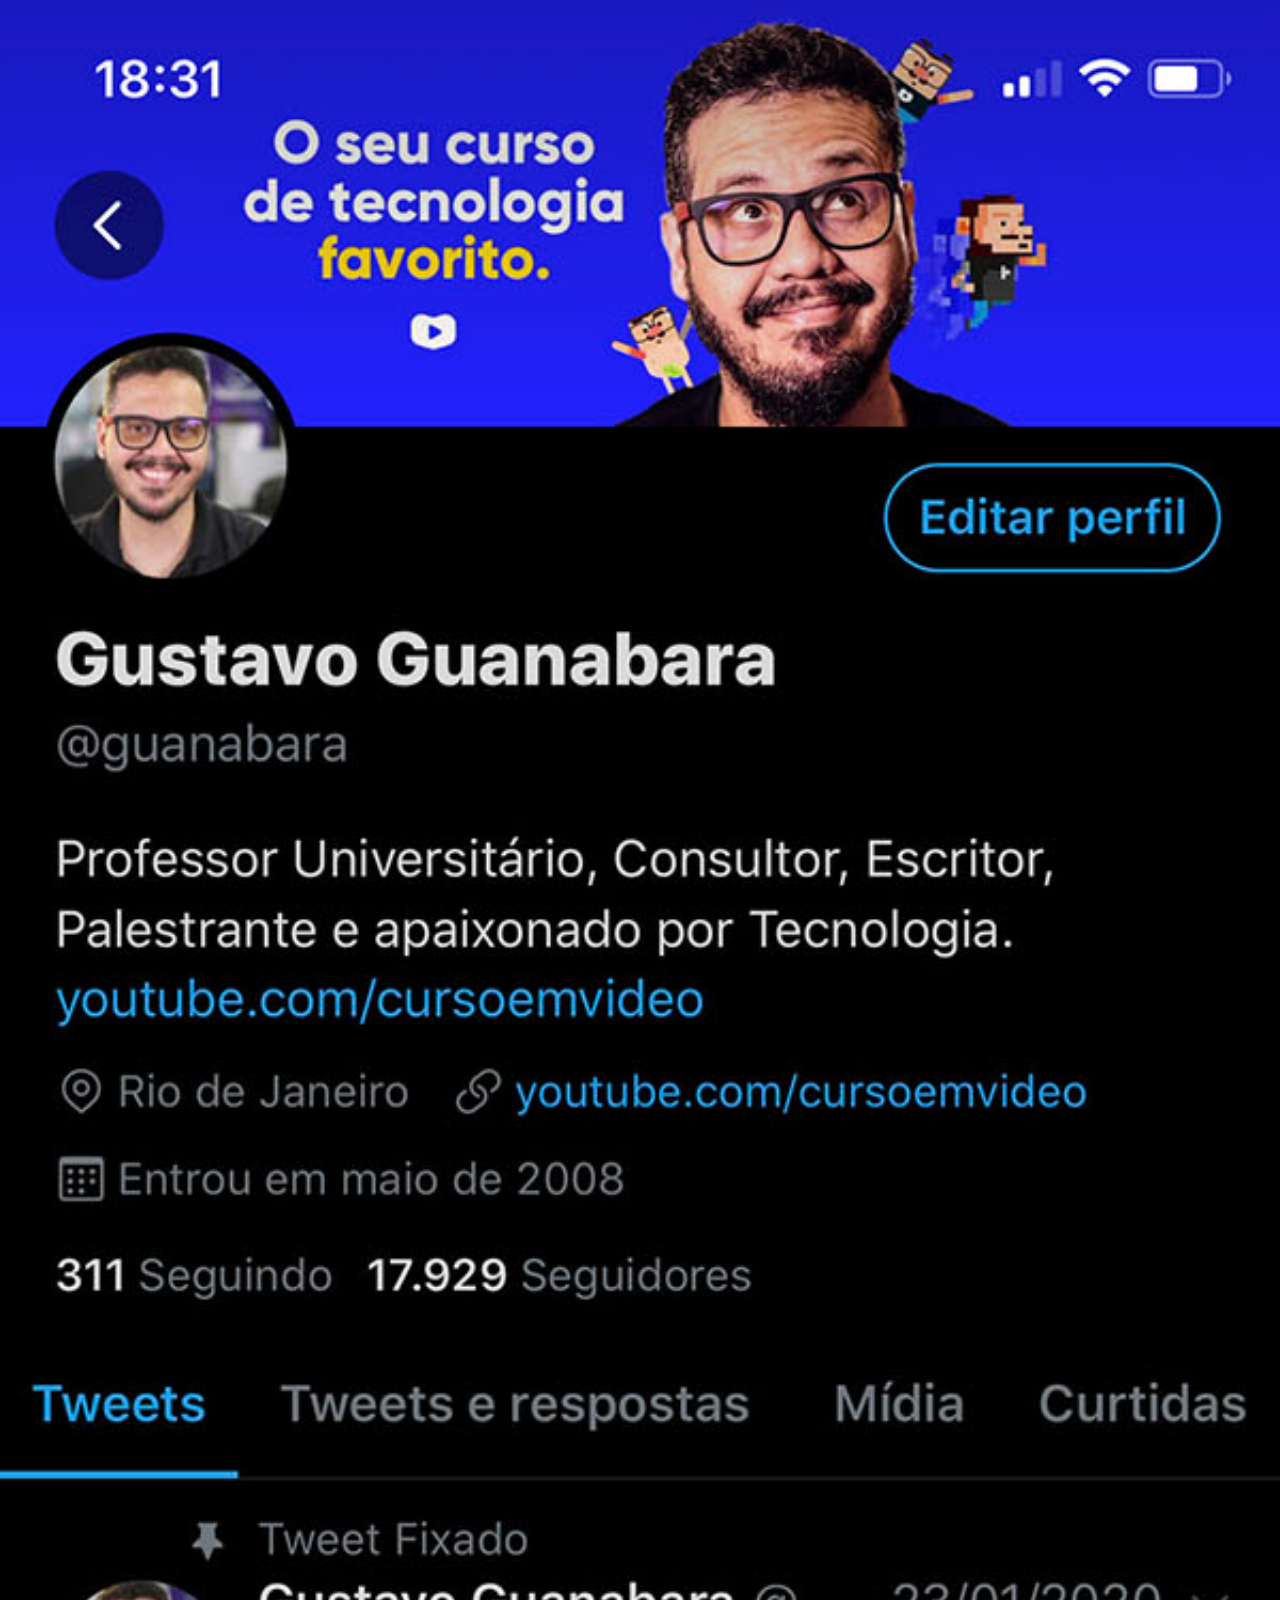
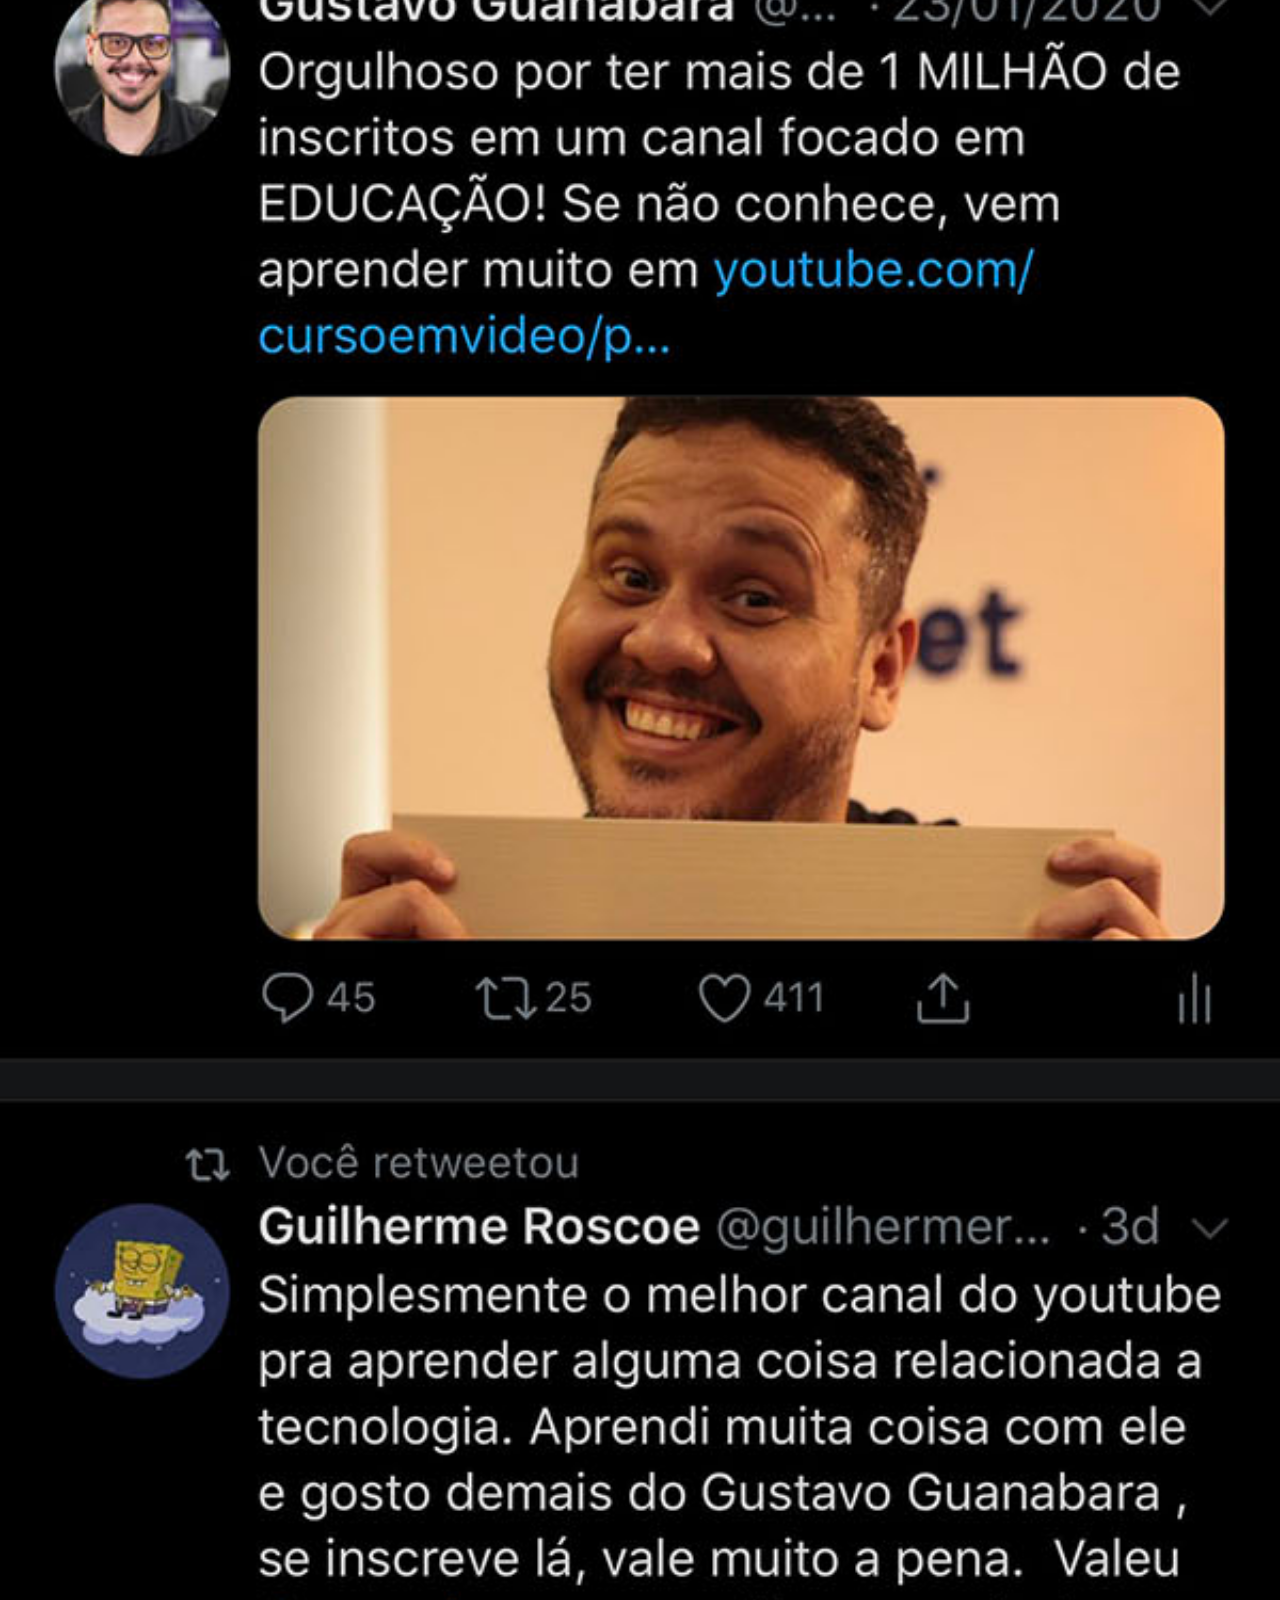
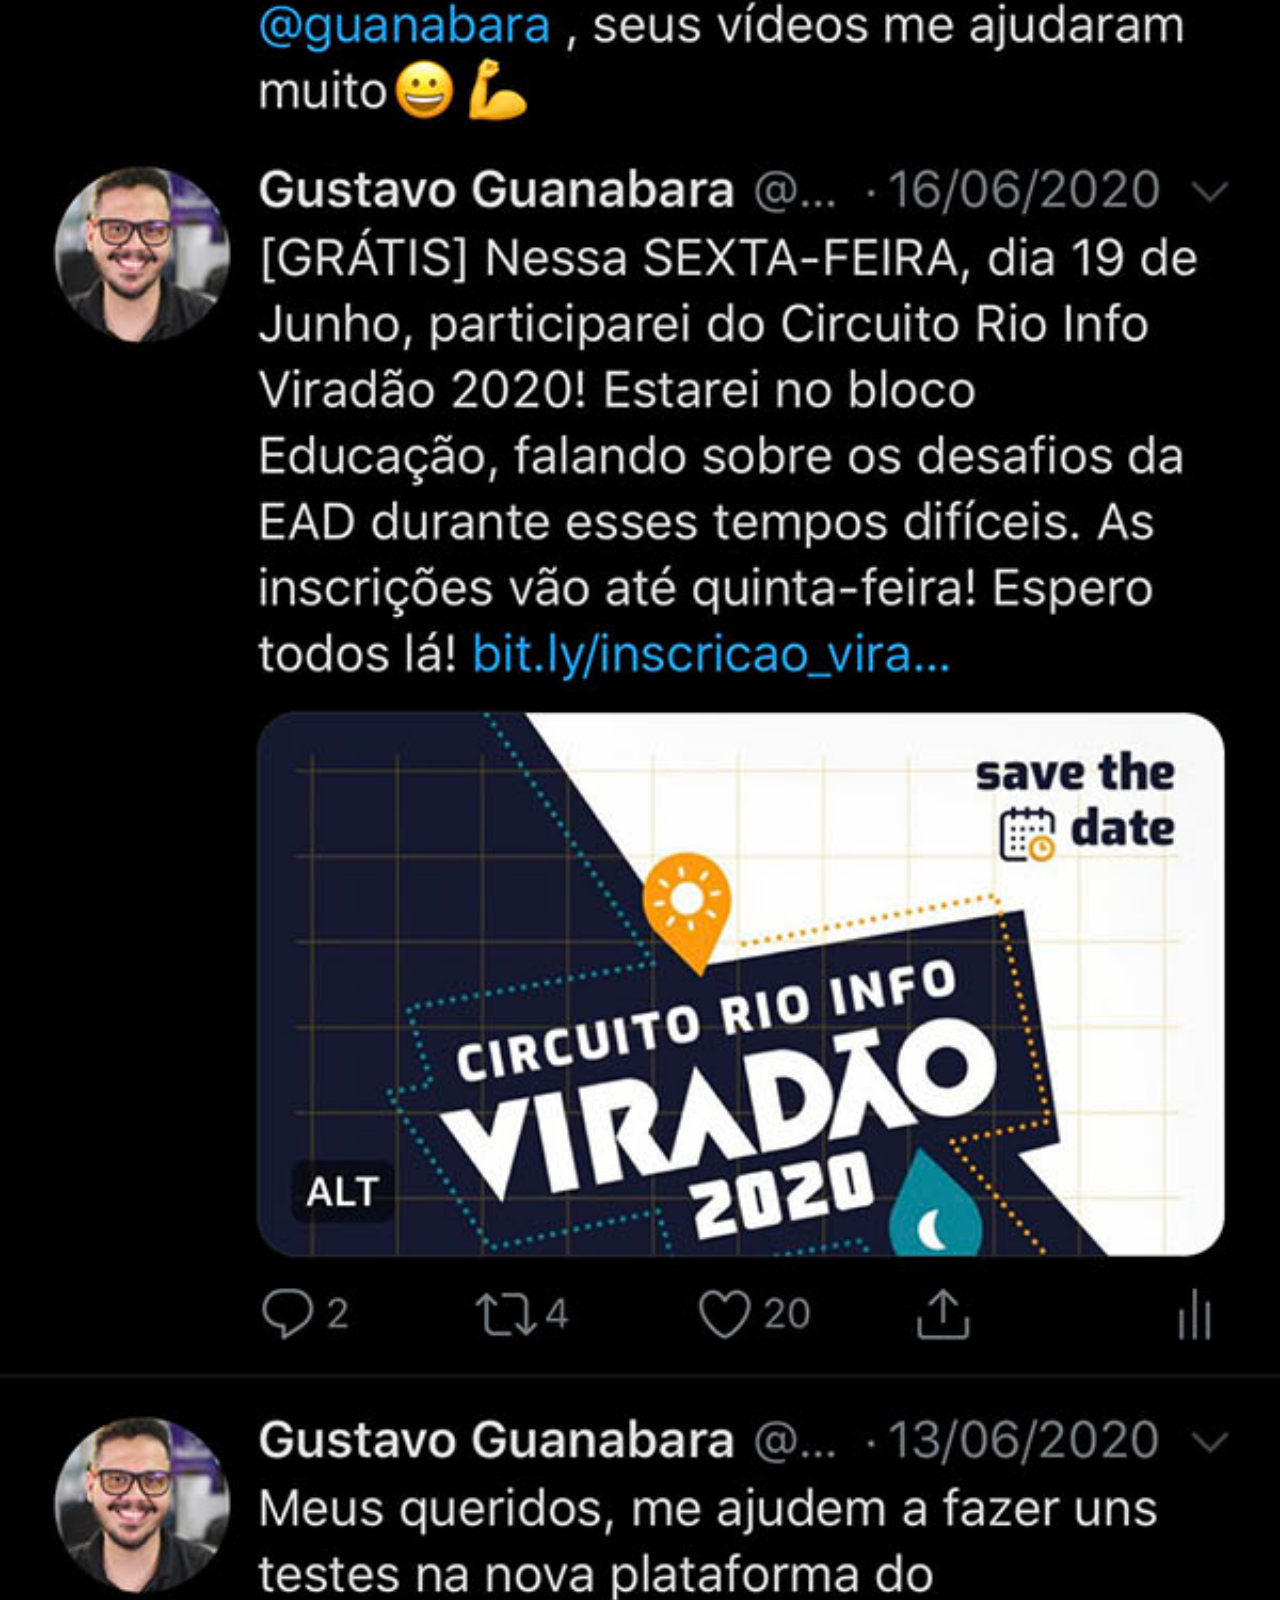
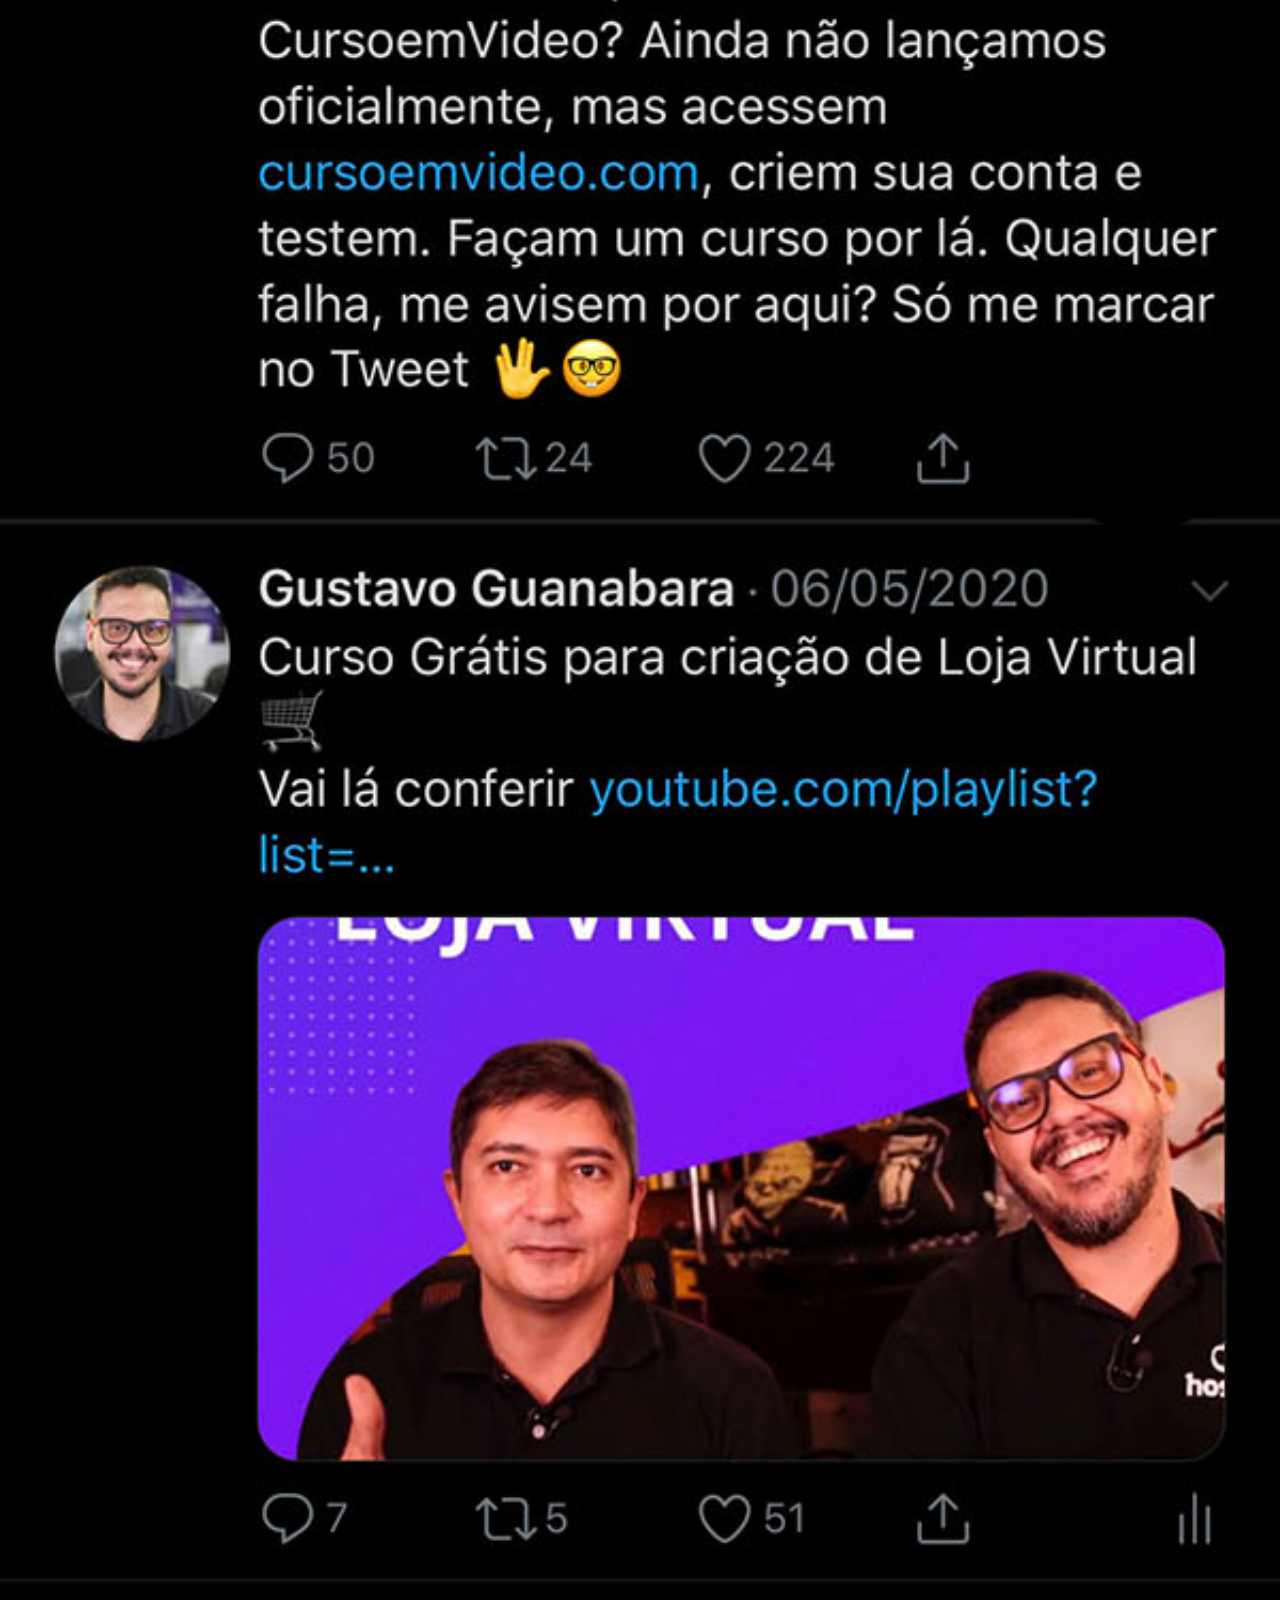
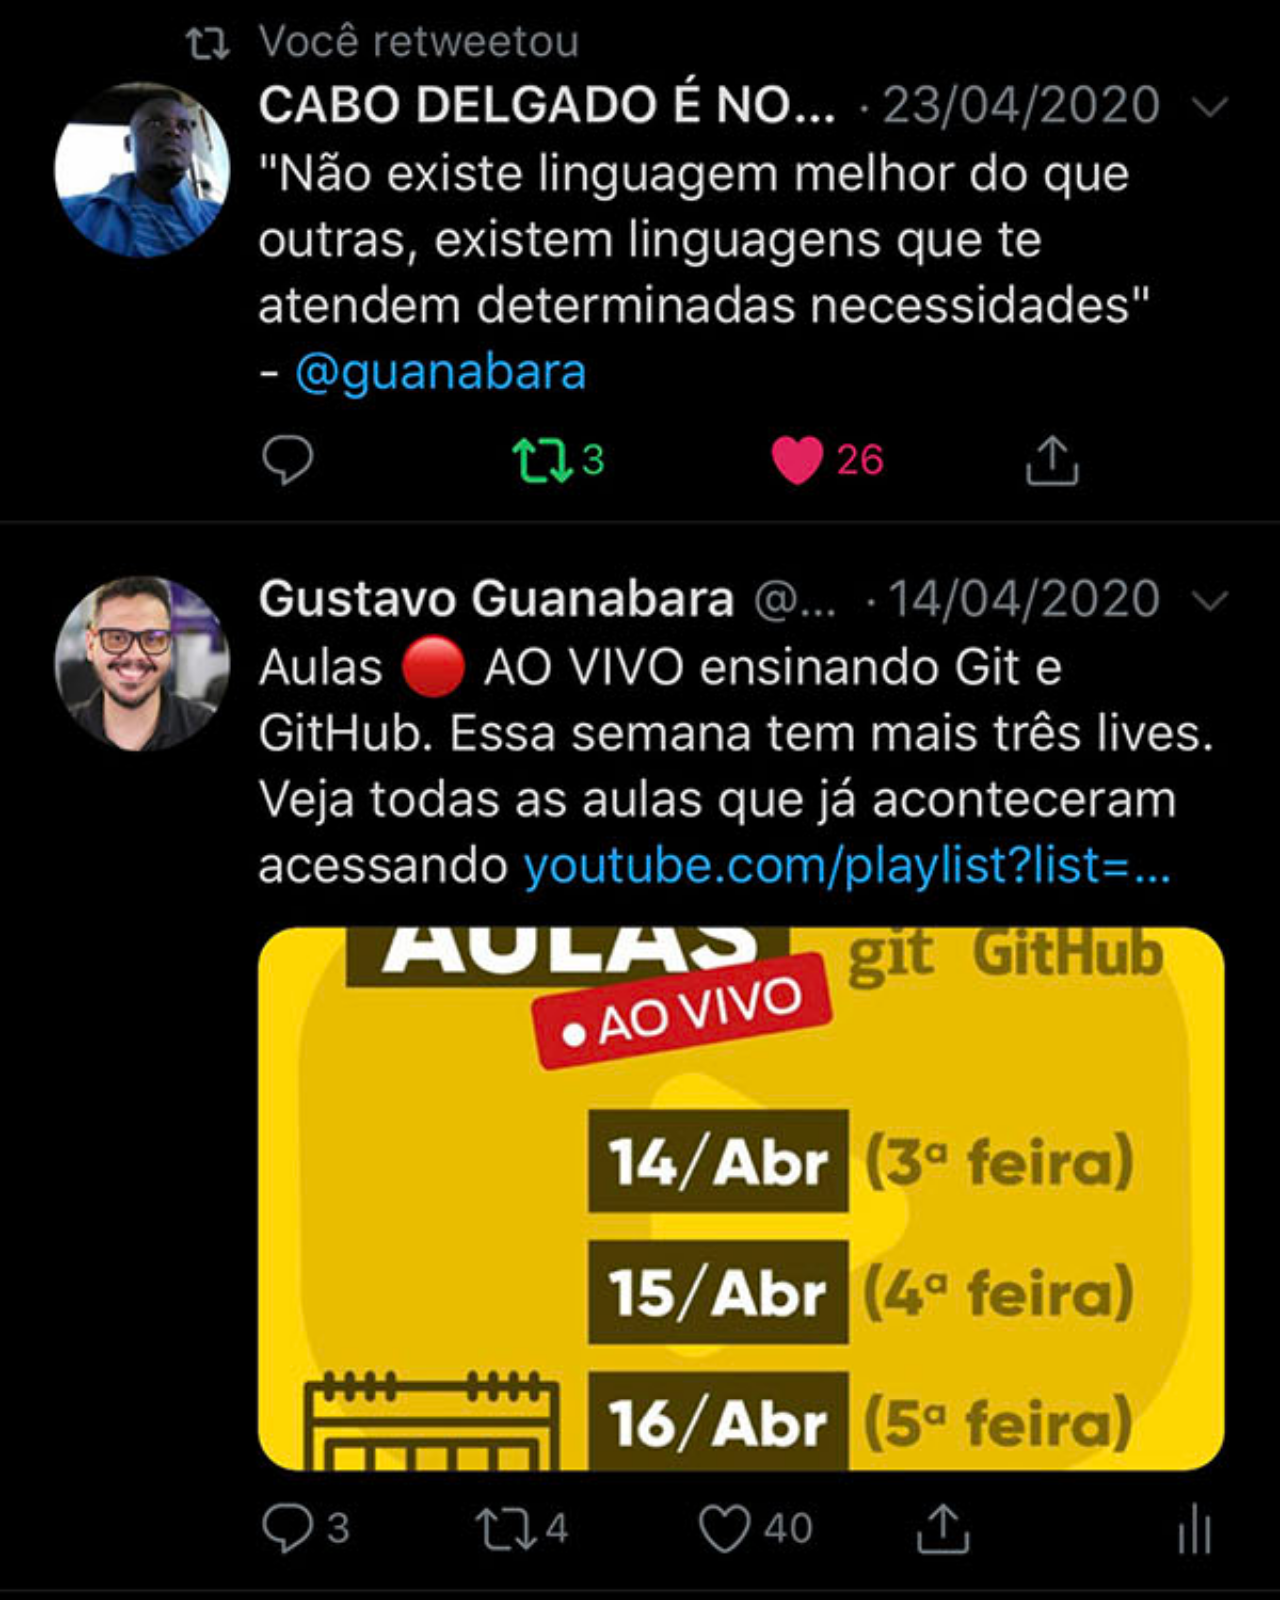
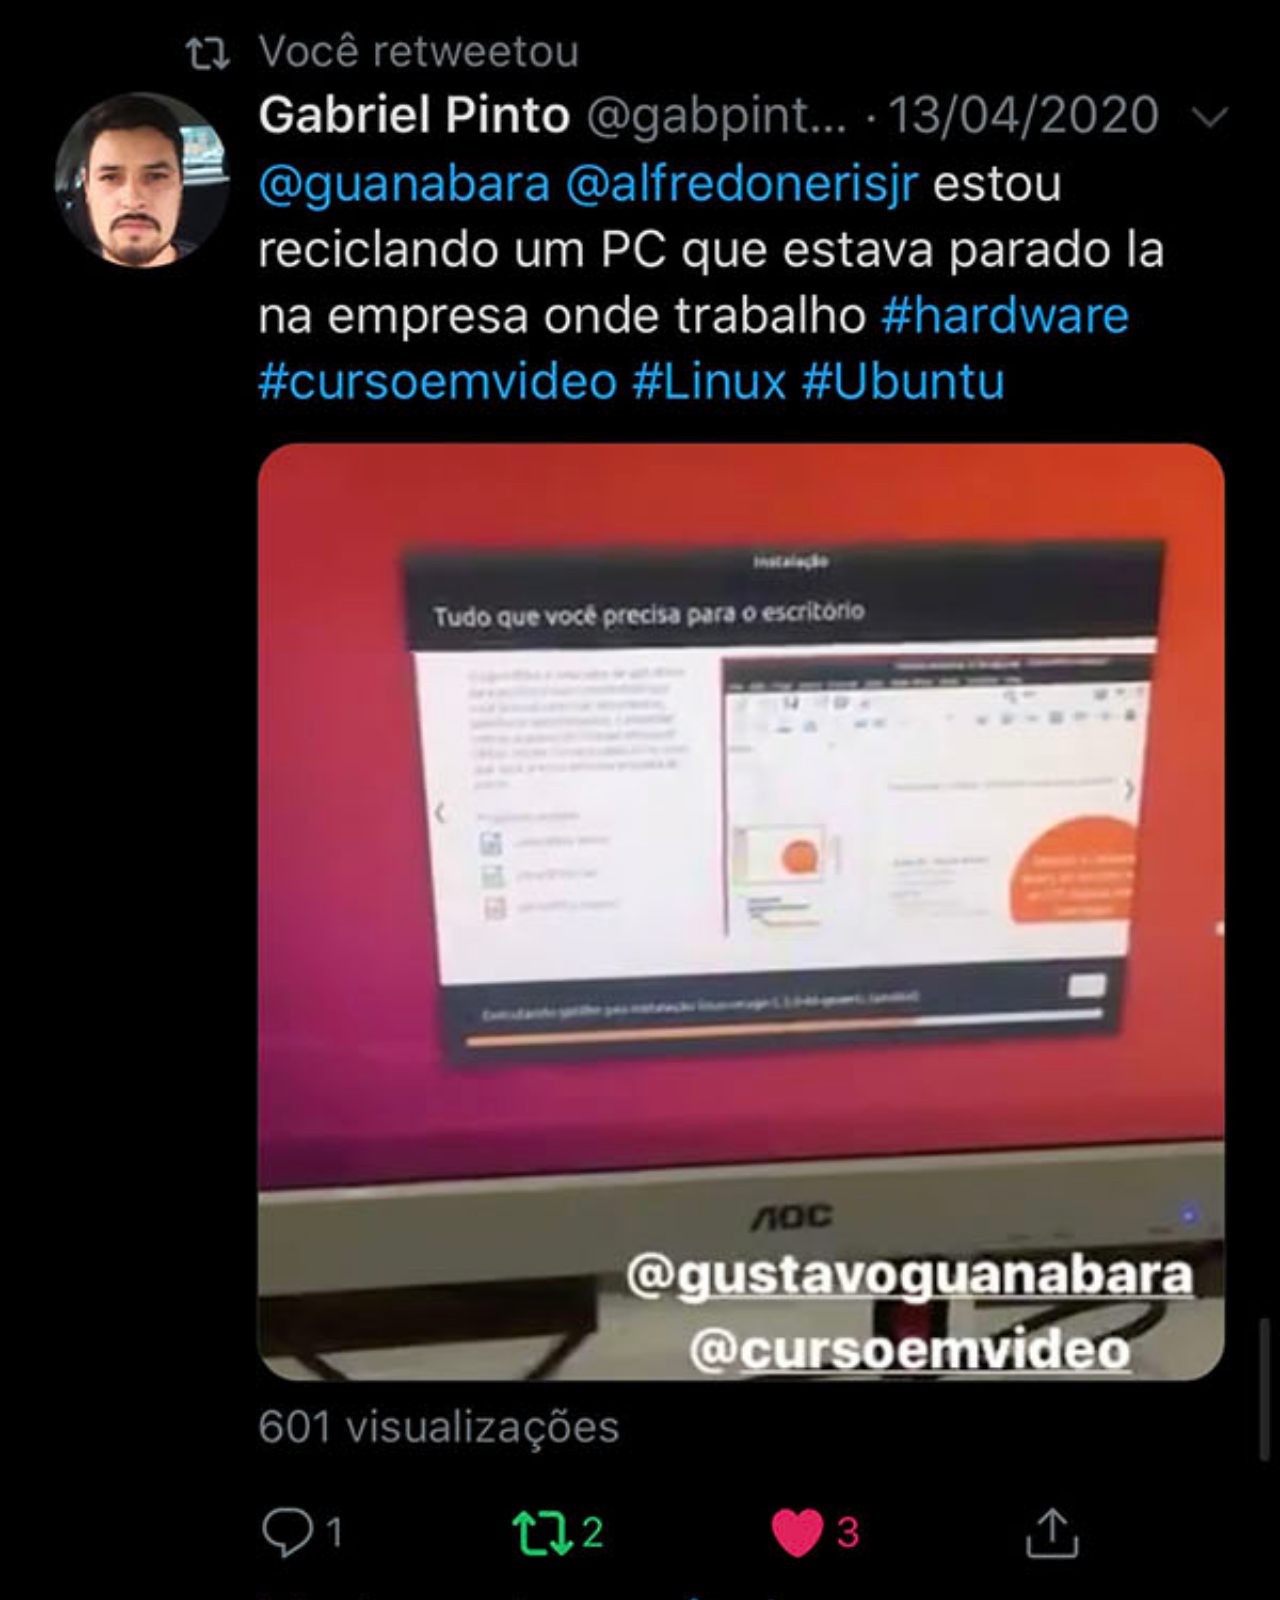
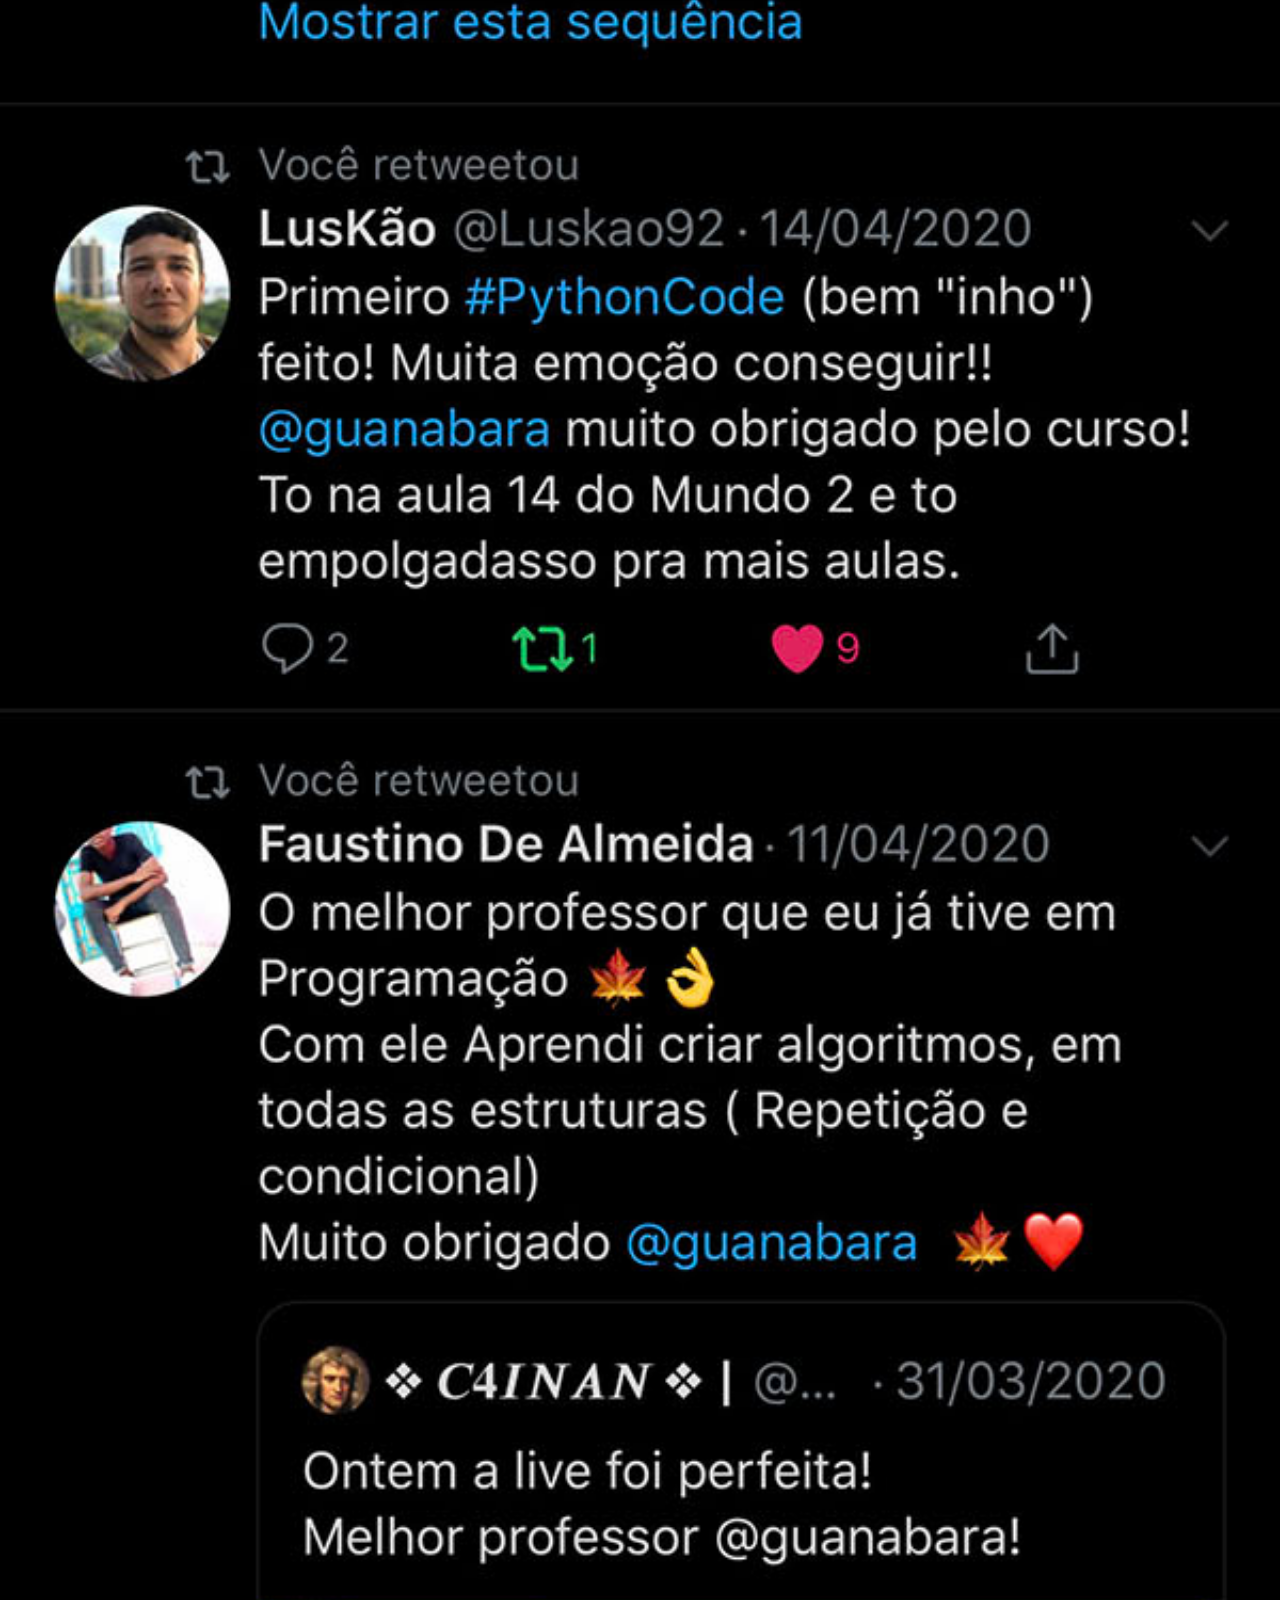
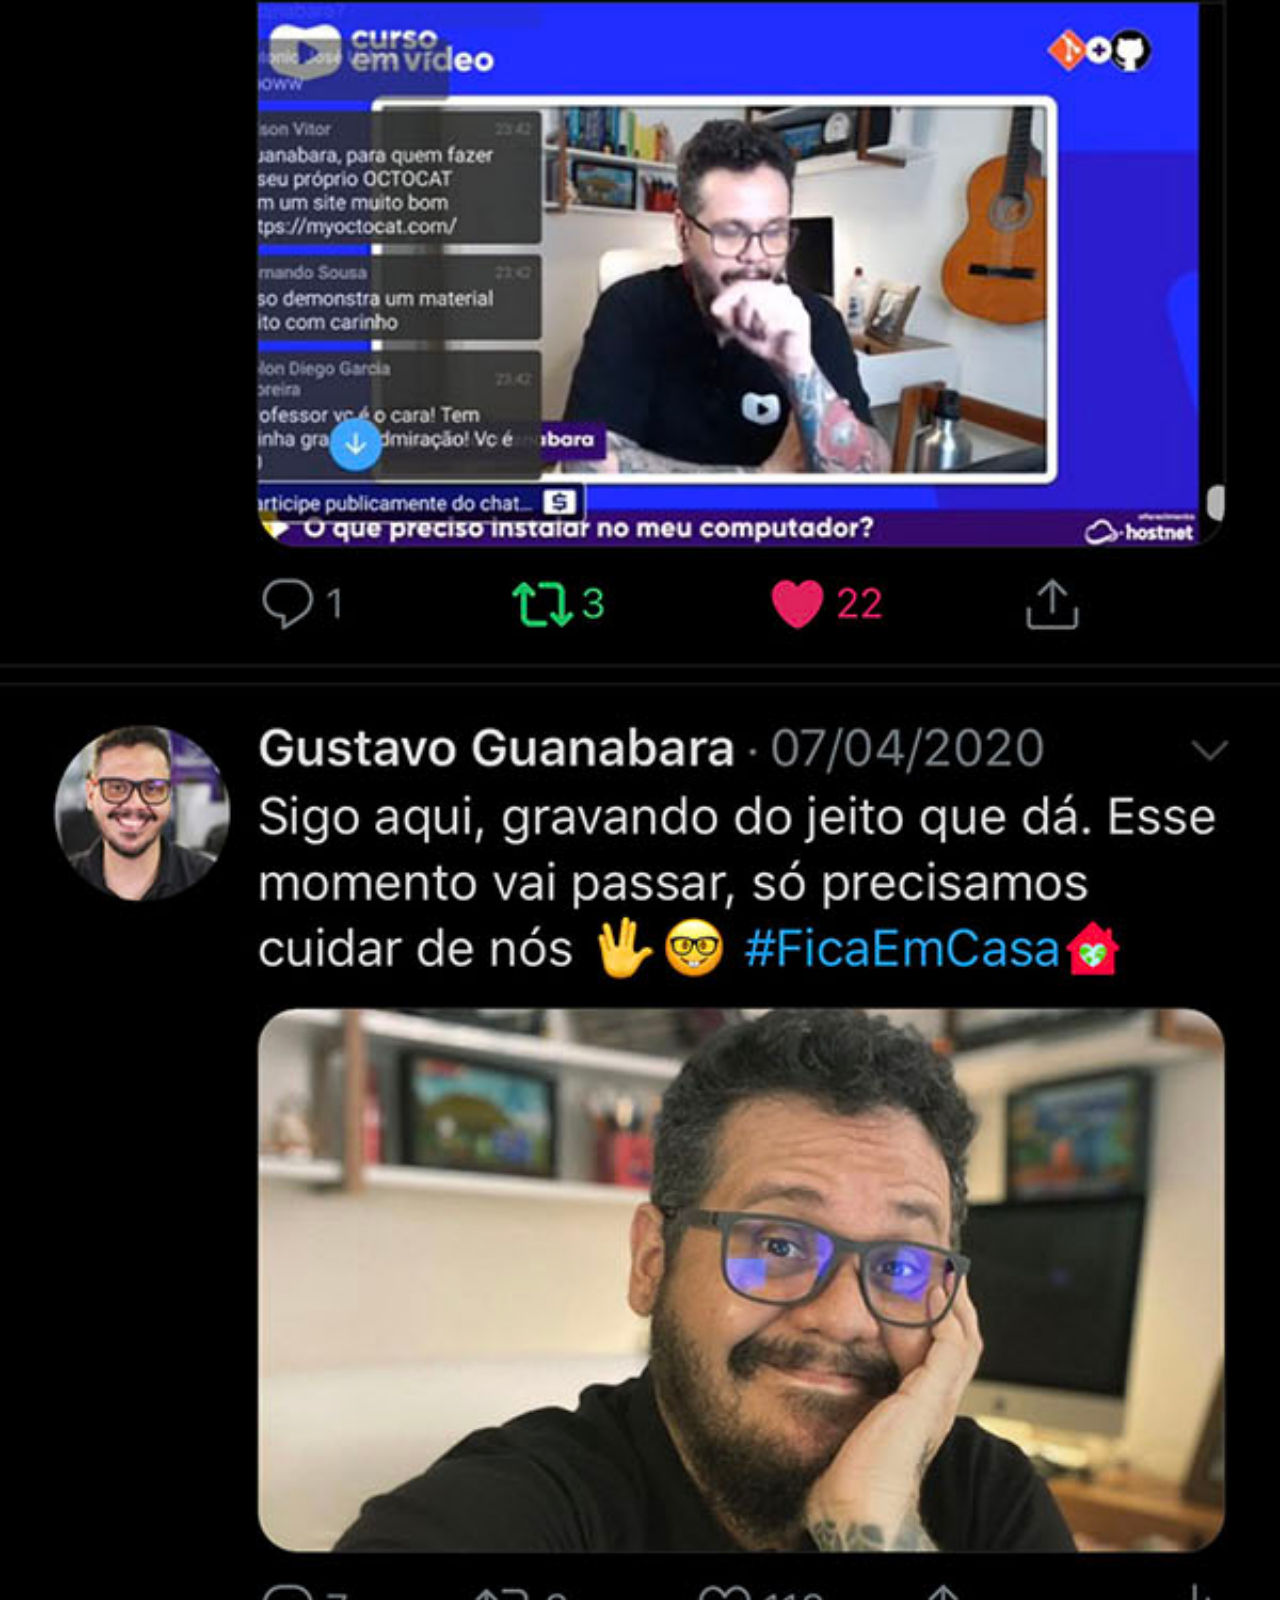
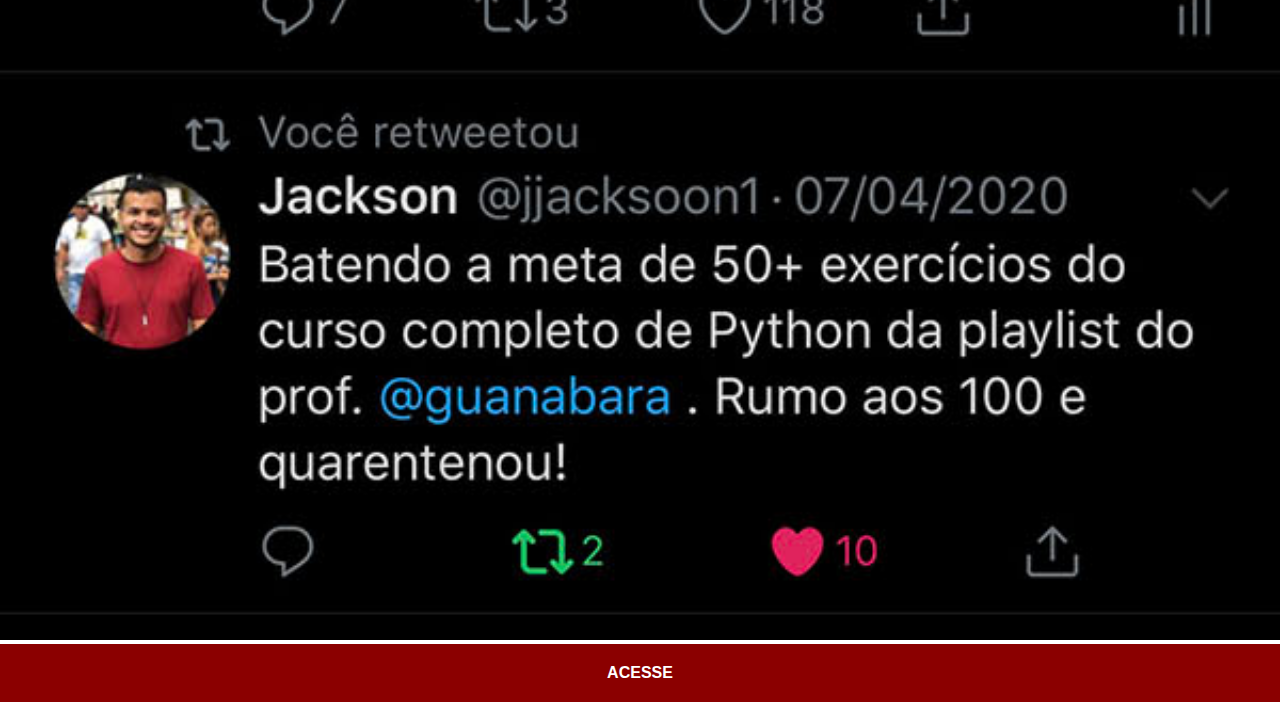
<file: twitter.html>
<!DOCTYPE html>
<html lang="pt-br">
<head>
        <meta charset="UTF-8">
        <meta name="viewport" content="width=device-width, initial-scale=1.0">
        <title>Twitter</title>
        <link rel="stylesheet" href="estilos/social.css">
</head>
<body>
        <img src="imagens/tela-twitter.jpg" alt="TT">
        <a href="https://x.com/?lang=pt" target="_blank">ACESSE</a>
</body>
</html>
</file>
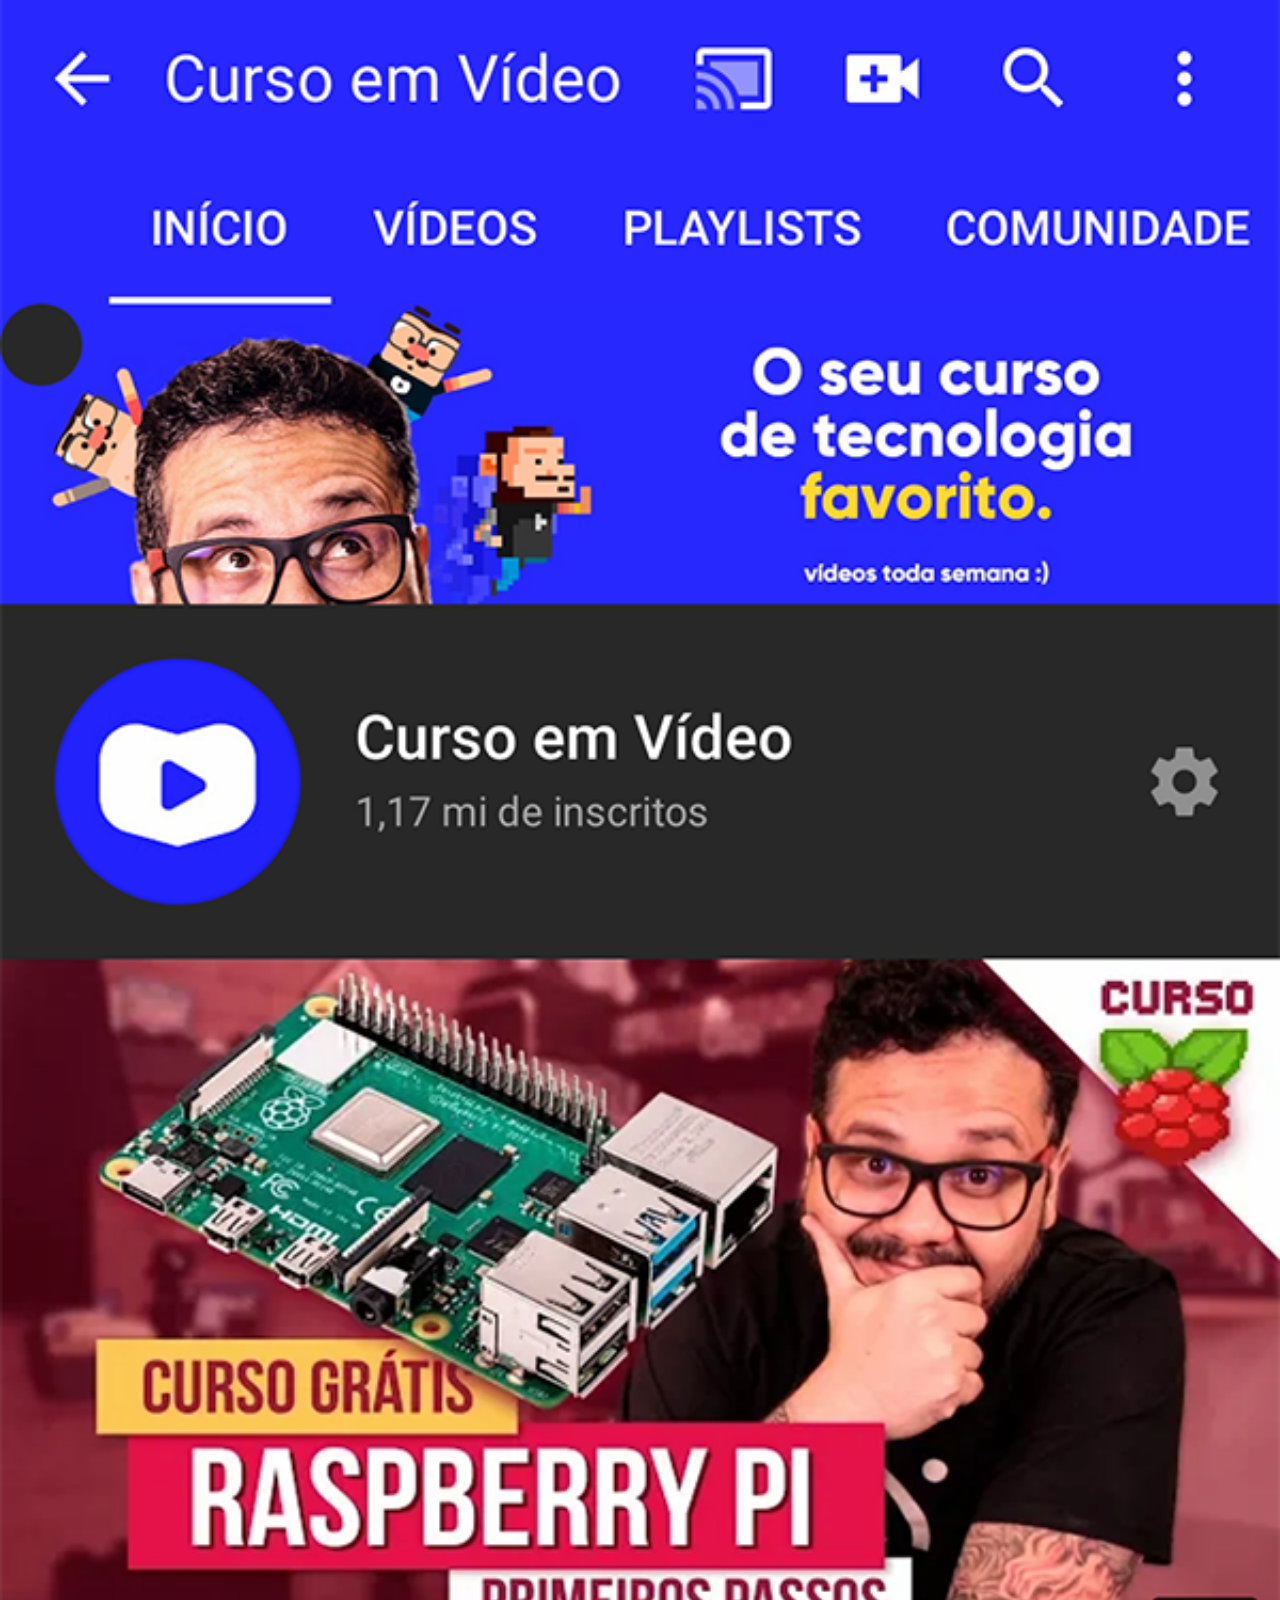
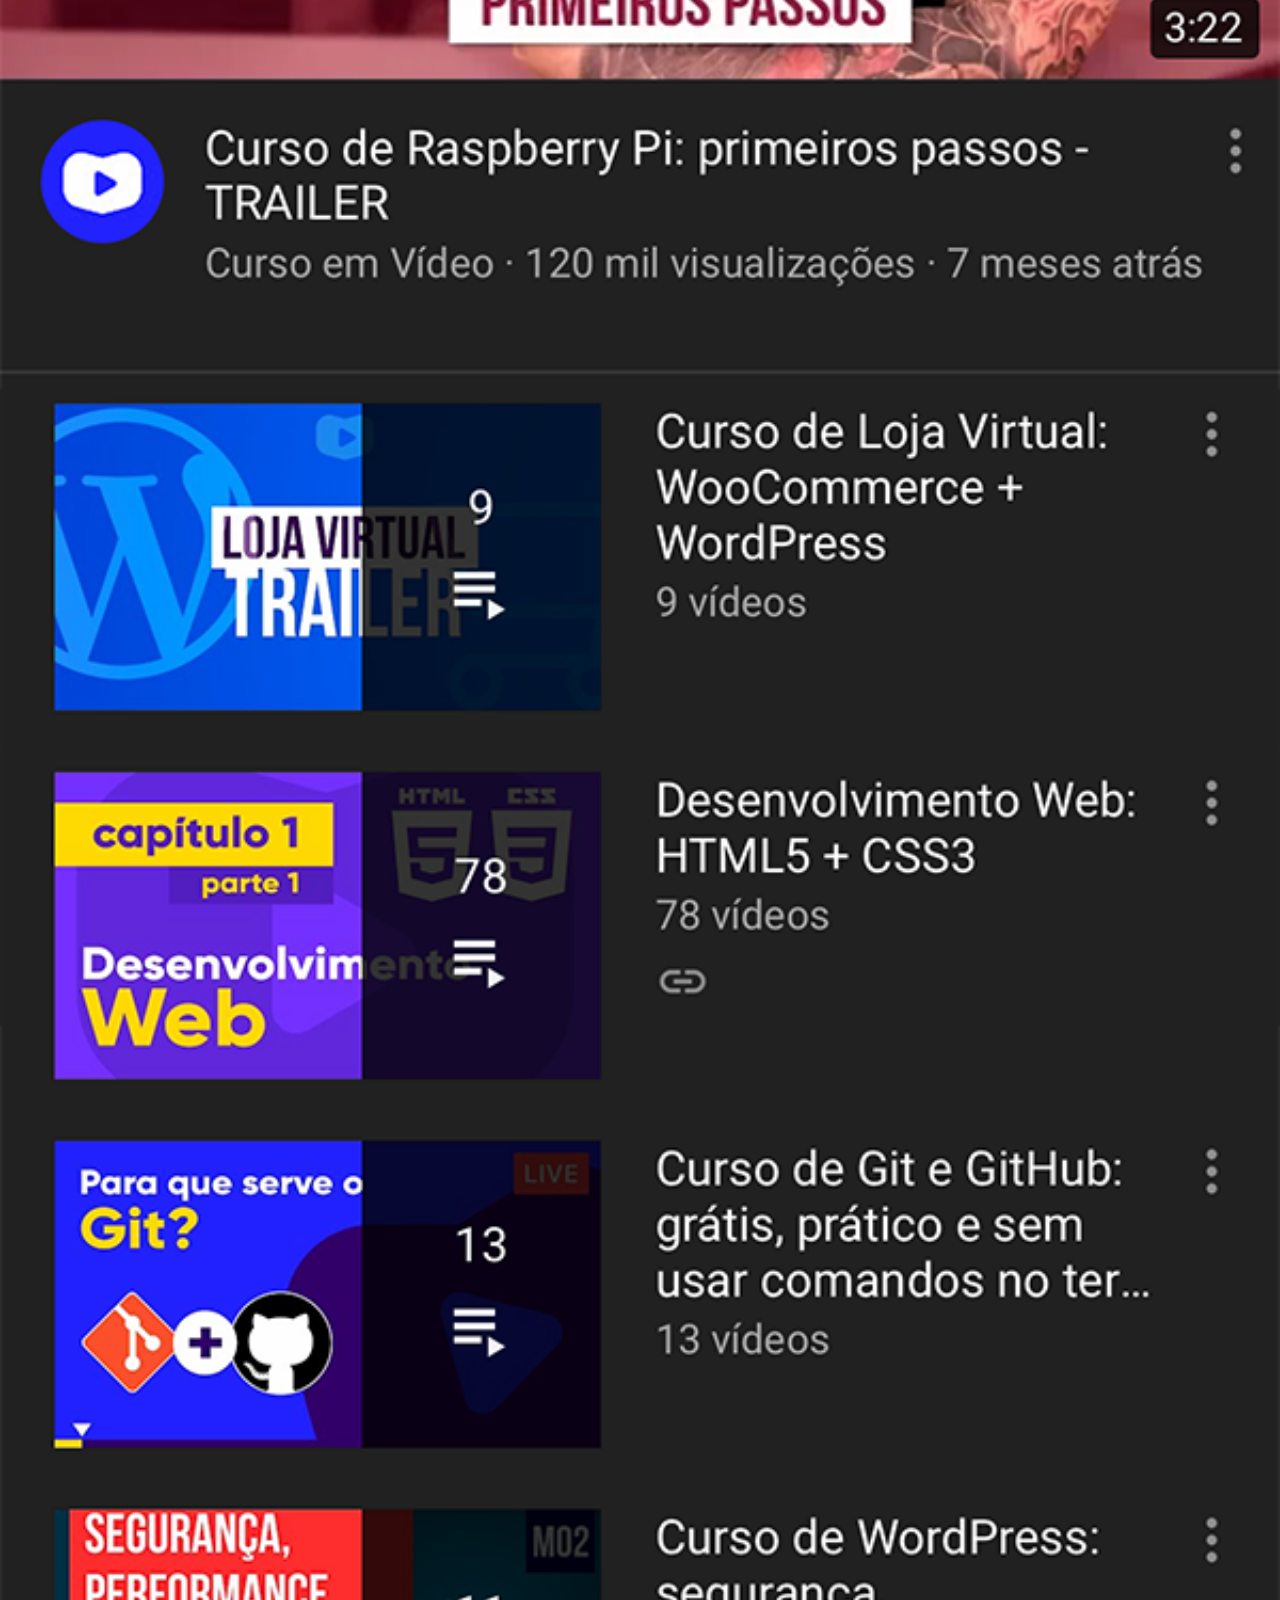
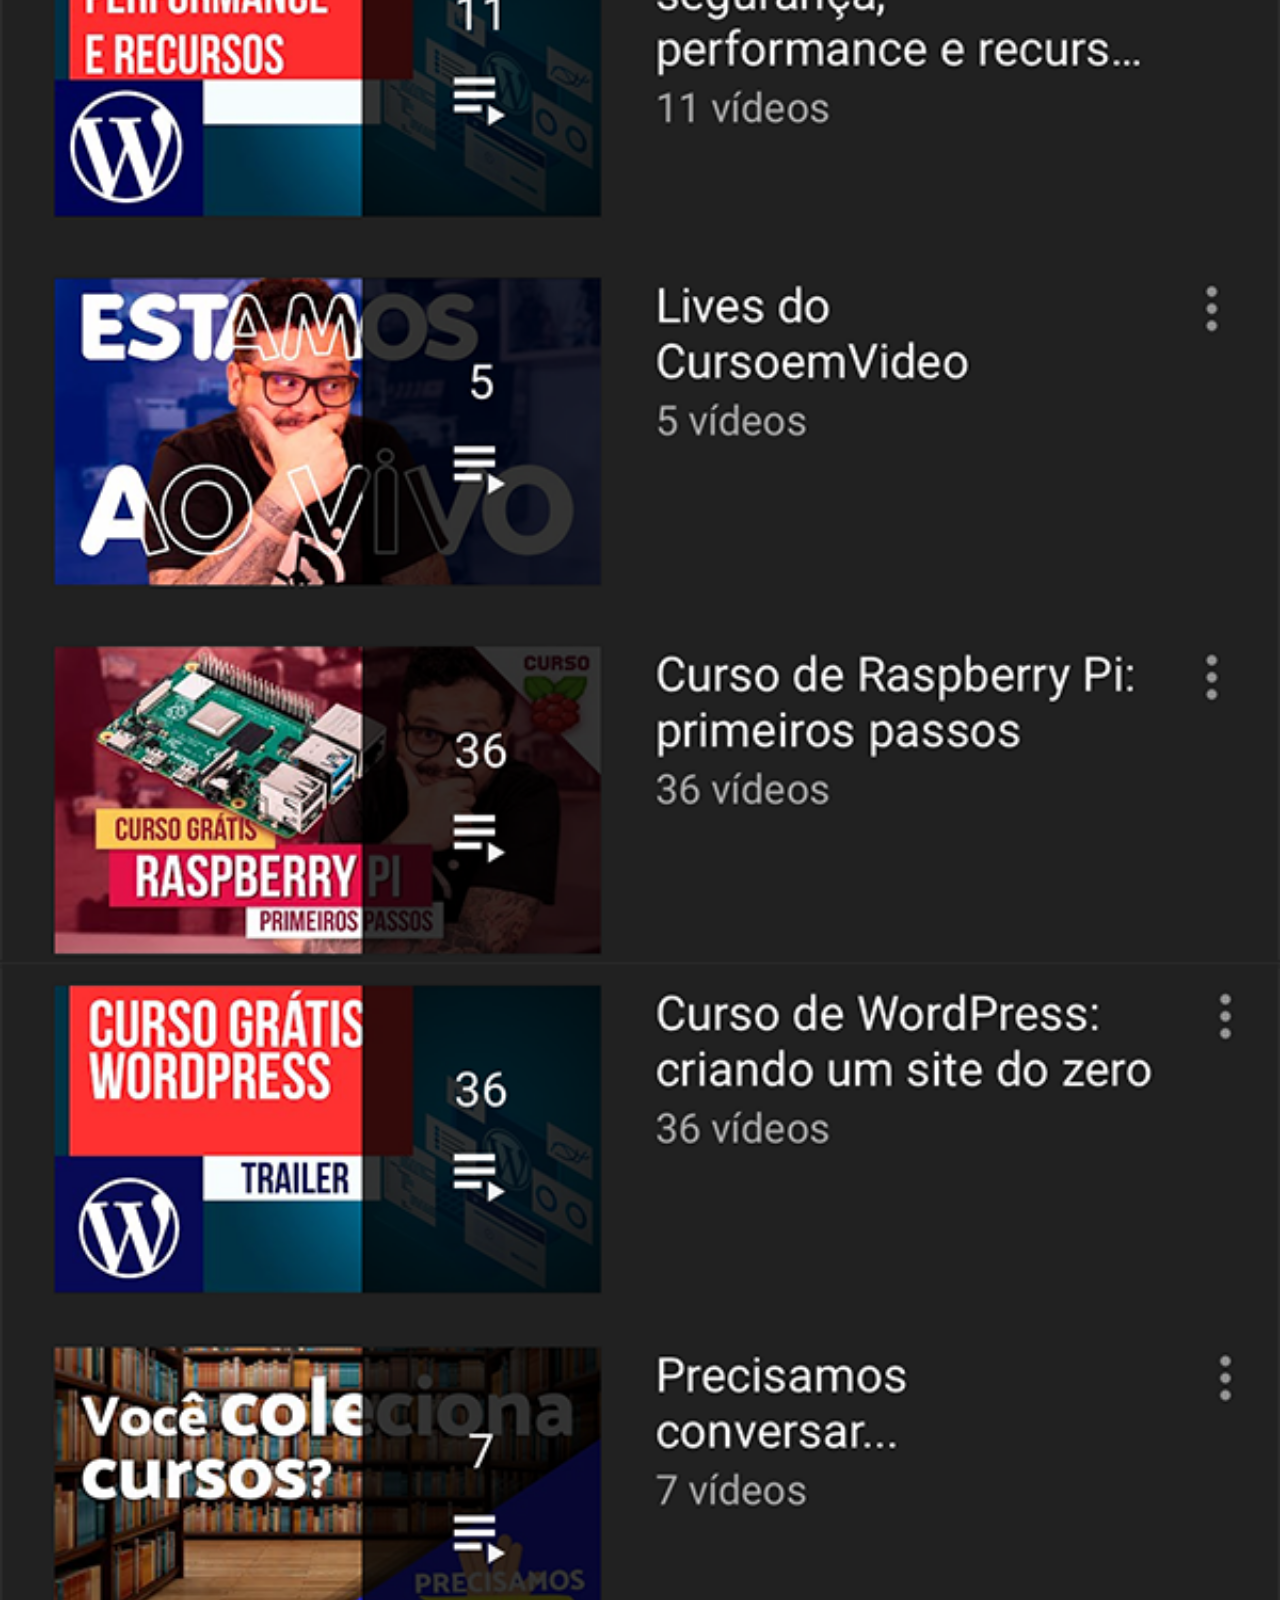
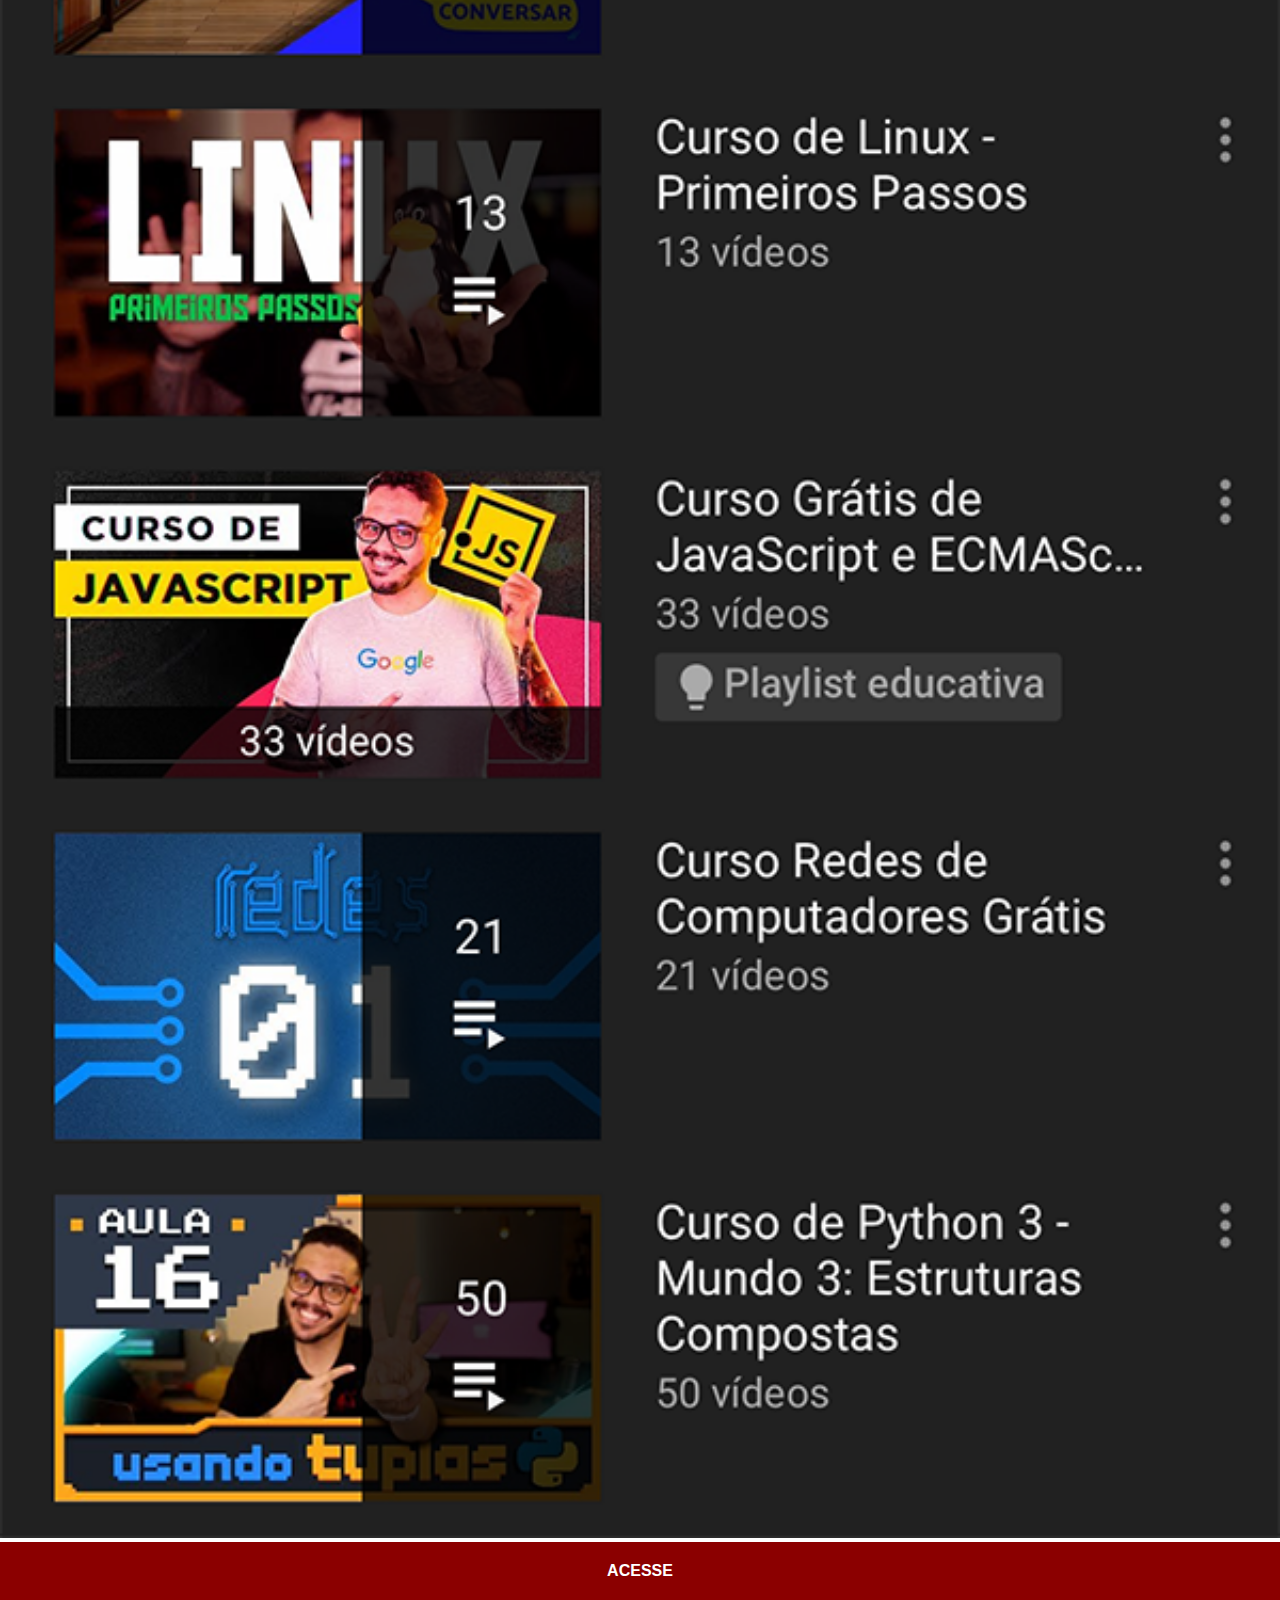
<file: youtube.html>
<!DOCTYPE html>
<html lang="pt-br">
  <head>
    <meta charset="UTF-8" />
    <meta name="viewport" content="width=device-width, initial-scale=1.0" />
    <title>YouTube</title>
    <link rel="stylesheet" href="estilos/social.css">
  </head>
  <body>
    <img src="imagens/tela-youtube.png" alt="YouTube" />
    <a href="https://www.youtube.com/c/CursoemV%C3%ADdeo" target="_blank"
      >ACESSE</a
    >
  </body>
</html>
</file>
<file: estilos/style.css>
@charset "UTF-8";

* {
  padding: 0px;
  margin: 0px;
  font-family: Arial, Helvetica, sans-serif;
}

html,
body {
  height: 100vh;
  width: 100vw;
  background-color: black;
}

body {
  background: url("../imagens/fundo-madeira.jpg") no-repeat top center;
  background-size: cover;
  background-attachment: fixed;
}

main {
  position: relative;
  height: 100vh;
  
}

section#telefone {
  position: absolute;
  top: 50%;
  left: 50%;
  transform: translate(-50%, -50%);

  width: 311px;
  height: 627px;
  background: url("../imagens/frame-iphone.png") no-repeat;
}

iframe#tela {
  position: relative;
  top: 80px;
  left: 22px;
  width: 267px;
  height: 471px;
  
}
section#redes-sociais {
  text-align: right;
}

section#redes-sociais img {
  width: 50px;
  margin: 10px;
  border-radius: 50%;
  box-shadow: 2px 2px 5px black;
}

section#redes-sociais img:hover {
  border: 2px solid rgba(255, 255, 255, 0.582);
  transform: translate(-3px, -3px);
  box-shadow: 5px 5px 10px rgba(0, 0, 0, 0.678);
  transition: transform 1s, border 1s;
}
</file>
<file: estilos/social.css>
@charset "UTF-8";

* {
  margin: 0px;
  padding: 0px;
  font-family: Arial, Helvetica, sans-serif;
}

::-webkit-scrollbar {
  /*para fazer a barra de rolagem sumir e não dar rolagem lateral por ela estar aparecendo em cima do conteudo*/
  width: 0px;
  height: 0px;
}

img {
  width: 100vw;
}
a {
  display: block;
  background-color: darkred;
  color: white;
  padding: 20px;
  text-align: center;
  font-weight: bolder;
  text-decoration: none;
}
a:hover {
  background-color: red;
}
</file>
